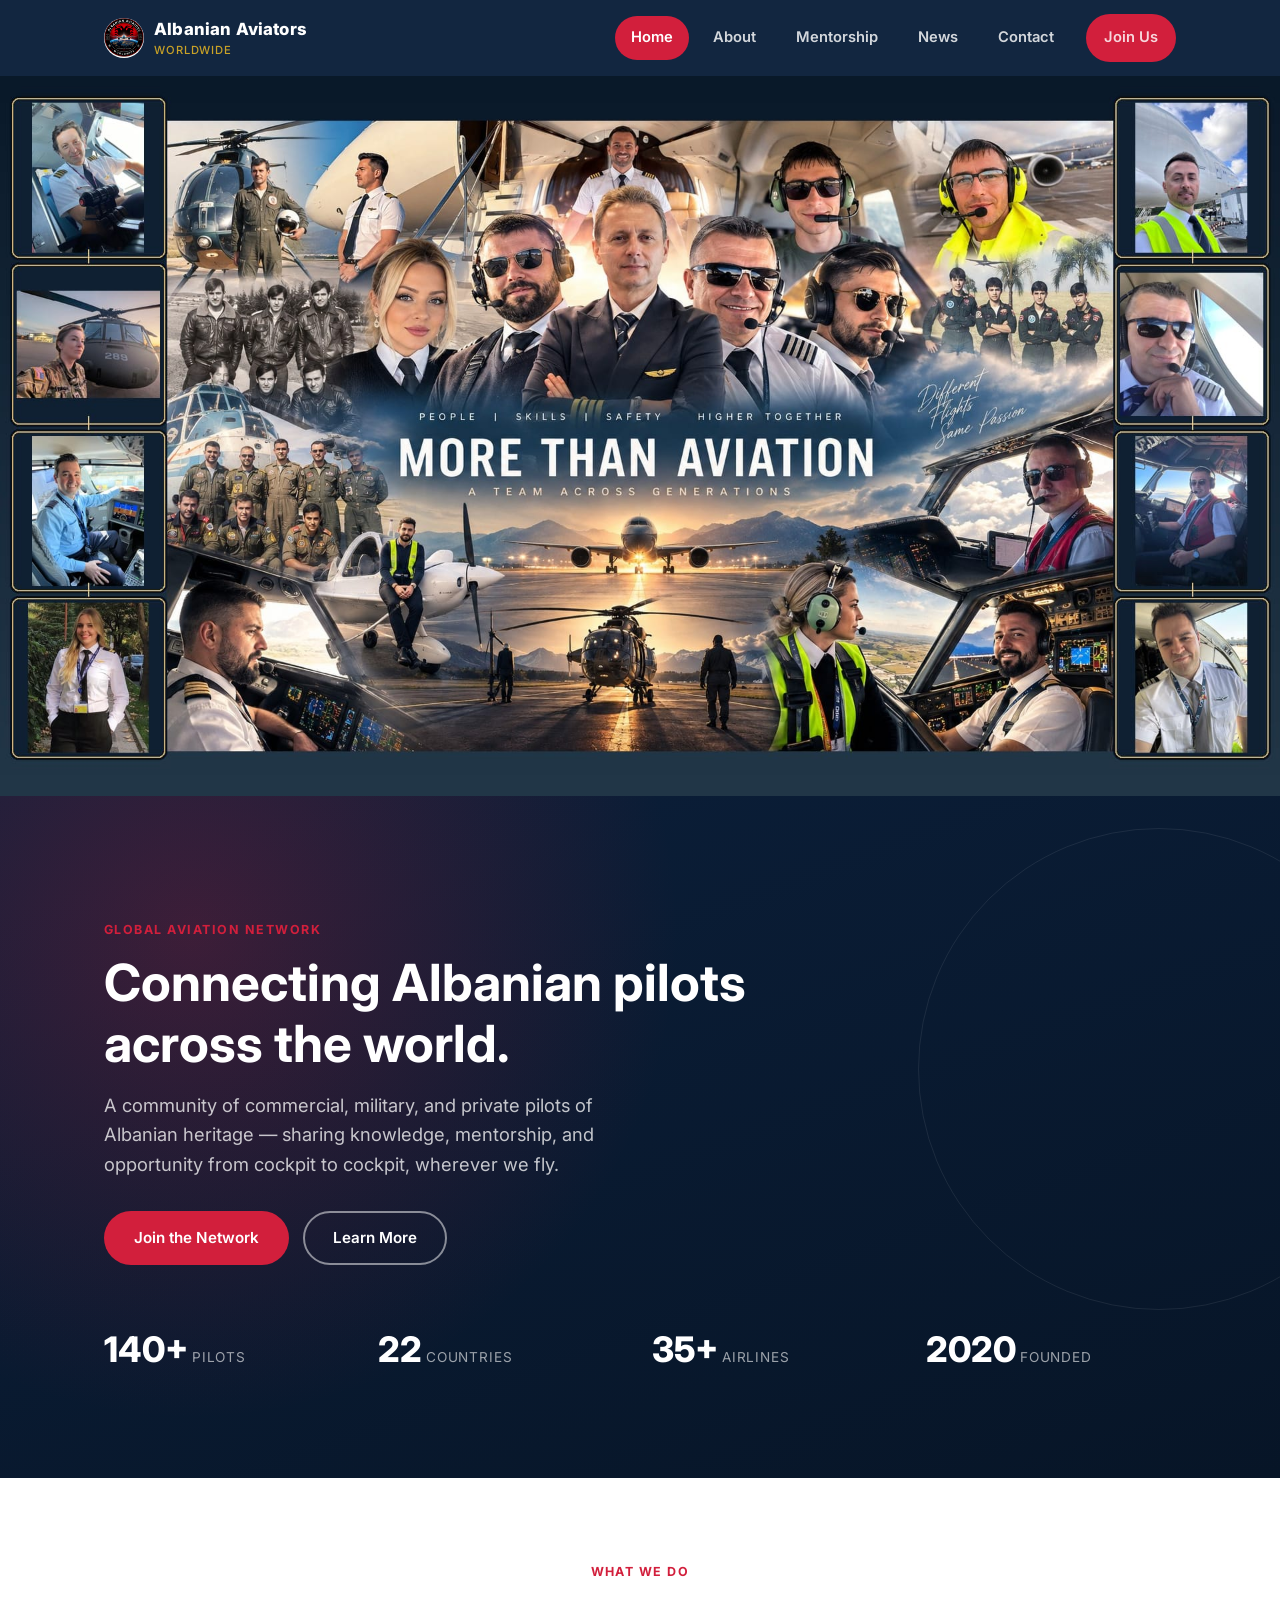
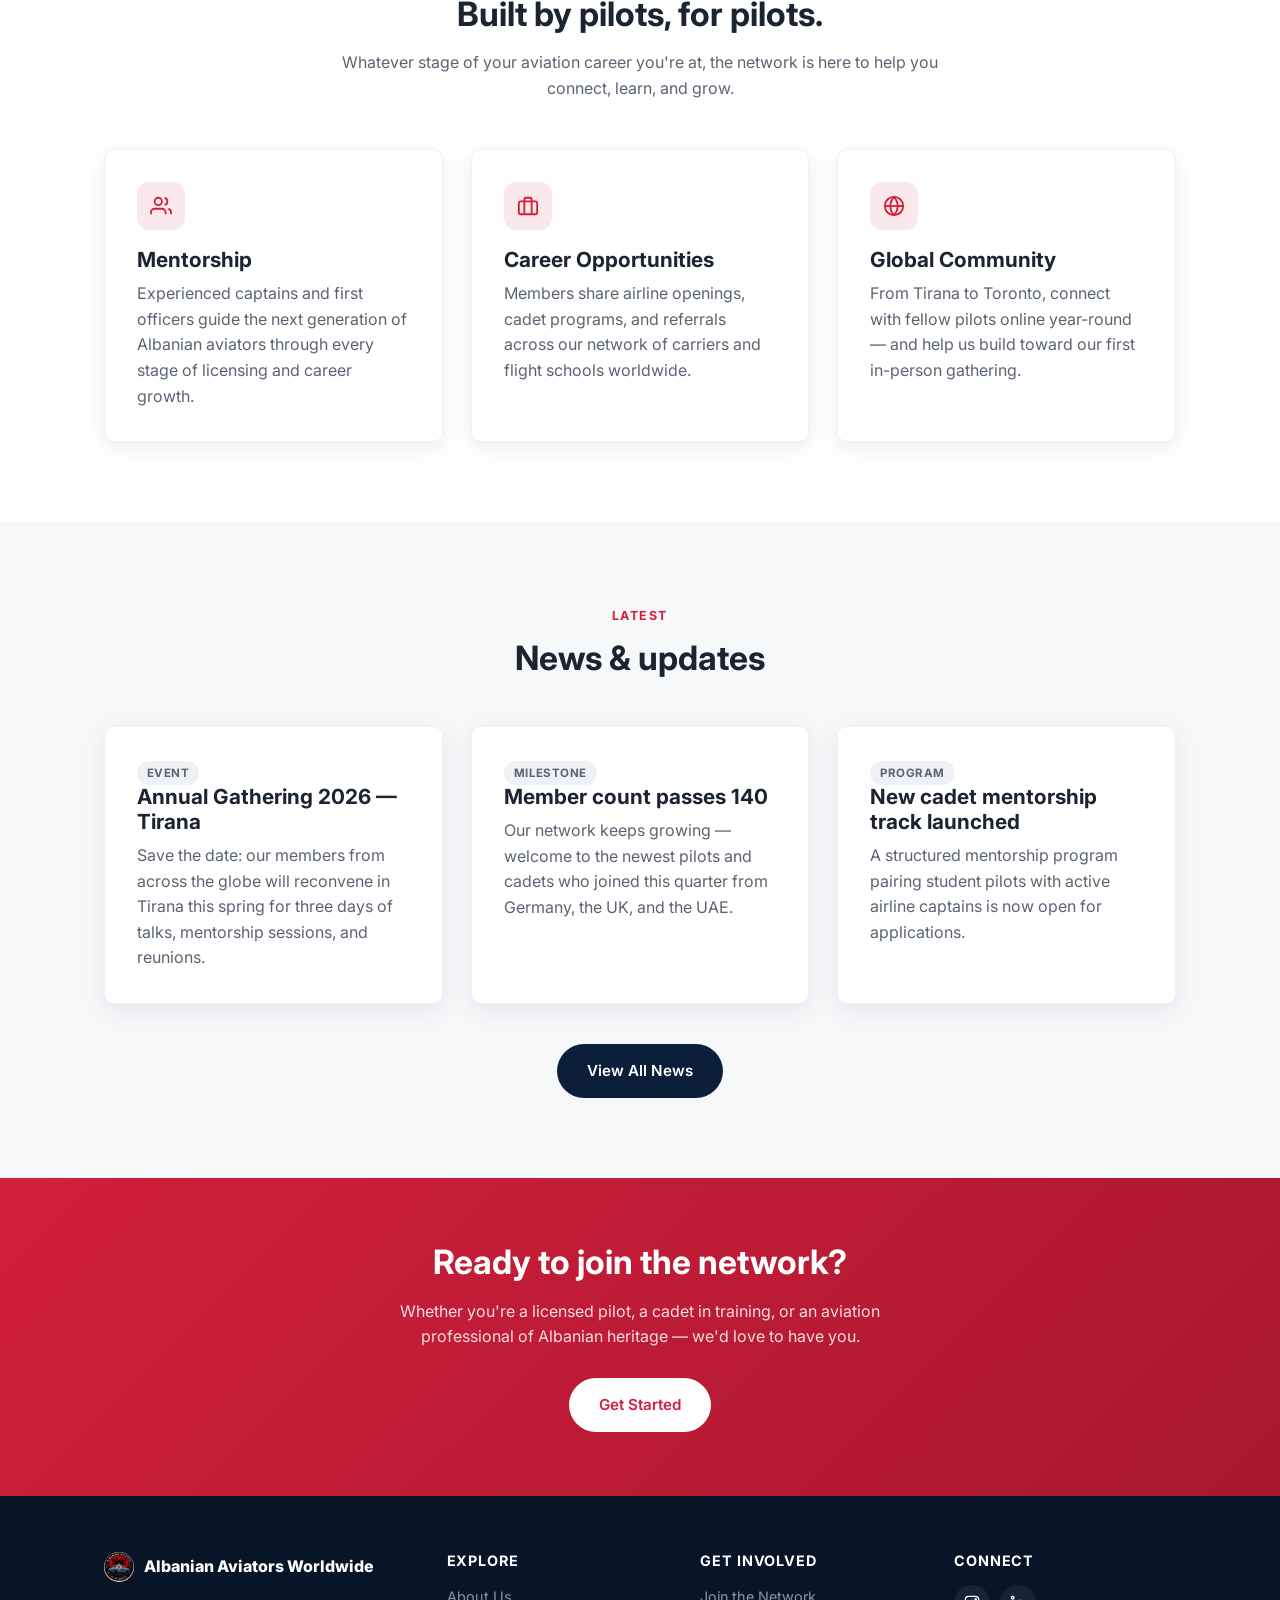
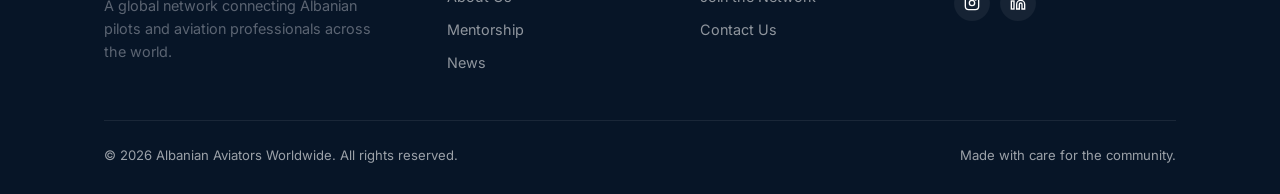
<file: index.html>
<!DOCTYPE html>
<html lang="en">
<head>
<meta charset="UTF-8">
<meta name="viewport" content="width=device-width, initial-scale=1.0">
<title>Albanian Aviators Worldwide</title>
<meta name="description" content="A global network connecting Albanian pilots, aviation professionals, and students across the world.">
<link rel="preconnect" href="https://fonts.googleapis.com">
<link href="https://fonts.googleapis.com/css2?family=Inter:wght@400;500;600;700;800&display=swap" rel="stylesheet">
<link rel="stylesheet" href="css/style.css">
<link rel="icon" type="image/png" href="images/logo.png">
</head>
<body>

<header class="site-header">
  <div class="container nav">
    <a href="index.html" class="brand">
      <img src="images/logo.png" alt="Albanian Aviators Worldwide logo" class="brand-logo">
      <span>Albanian Aviators<span class="brand-sub">Worldwide</span></span>
    </a>
    <nav class="nav-links">
      <a href="index.html" class="active">Home</a>
      <a href="about.html">About</a>
      <a href="mentorship.html">Mentorship</a>
      <a href="news.html">News</a>
      <a href="contact.html">Contact</a>
      <a href="contact.html" class="btn btn-primary nav-cta">Join Us</a>
    </nav>
    <button class="nav-toggle" aria-label="Toggle menu" aria-expanded="false">
      <span></span><span></span><span></span>
    </button>
  </div>
</header>

<section class="hero-banner">
  <img src="images/pilots-default.jpeg" alt="Albanian pilots and aviation professionals — commercial, military, and general aviation, across generations">
</section>

<section class="hero">
  <div class="container">
    <div class="hero-inner">
      <span class="eyebrow">Global Aviation Network</span>
      <h1>Connecting Albanian pilots across the world.</h1>
      <p class="lead">A community of commercial, military, and private pilots of Albanian heritage — sharing knowledge, mentorship, and opportunity from cockpit to cockpit, wherever we fly.</p>
      <div class="hero-actions">
        <a href="contact.html" class="btn btn-primary">Join the Network</a>
        <a href="about.html" class="btn btn-outline">Learn More</a>
      </div>
    </div>
    <div class="stats">
      <div class="stat-item">
        <span class="stat-num">140+</span>
        <span class="stat-label">Pilots</span>
      </div>
      <div class="stat-item">
        <span class="stat-num">22</span>
        <span class="stat-label">Countries</span>
      </div>
      <div class="stat-item">
        <span class="stat-num">35+</span>
        <span class="stat-label">Airlines</span>
      </div>
      <div class="stat-item">
        <span class="stat-num">2020</span>
        <span class="stat-label">Founded</span>
      </div>
    </div>
  </div>
</section>

<section>
  <div class="container">
    <div class="section-head">
      <span class="eyebrow">What we do</span>
      <h2>Built by pilots, for pilots.</h2>
      <p>Whatever stage of your aviation career you're at, the network is here to help you connect, learn, and grow.</p>
    </div>
    <div class="grid-3">
      <div class="card">
        <div class="icon">
          <svg width="22" height="22" viewBox="0 0 24 24" fill="none" stroke="currentColor" stroke-width="2"><path d="M17 21v-2a4 4 0 0 0-4-4H5a4 4 0 0 0-4 4v2"/><circle cx="9" cy="7" r="4"/><path d="M23 21v-2a4 4 0 0 0-3-3.87"/><path d="M16 3.13a4 4 0 0 1 0 7.75"/></svg>
        </div>
        <h3>Mentorship</h3>
        <p>Experienced captains and first officers guide the next generation of Albanian aviators through every stage of licensing and career growth.</p>
      </div>
      <div class="card">
        <div class="icon">
          <svg width="22" height="22" viewBox="0 0 24 24" fill="none" stroke="currentColor" stroke-width="2"><rect x="2" y="7" width="20" height="14" rx="2"/><path d="M16 21V5a2 2 0 0 0-2-2h-4a2 2 0 0 0-2 2v16"/></svg>
        </div>
        <h3>Career Opportunities</h3>
        <p>Members share airline openings, cadet programs, and referrals across our network of carriers and flight schools worldwide.</p>
      </div>
      <div class="card">
        <div class="icon">
          <svg width="22" height="22" viewBox="0 0 24 24" fill="none" stroke="currentColor" stroke-width="2"><circle cx="12" cy="12" r="10"/><line x1="2" y1="12" x2="22" y2="12"/><path d="M12 2a15.3 15.3 0 0 1 4 10 15.3 15.3 0 0 1-4 10 15.3 15.3 0 0 1-4-10 15.3 15.3 0 0 1 4-10z"/></svg>
        </div>
        <h3>Global Community</h3>
        <p>From Tirana to Toronto, connect with fellow pilots online year-round — and help us build toward our first in-person gathering.</p>
      </div>
    </div>
  </div>
</section>

<section class="section-alt">
  <div class="container">
    <div class="section-head">
      <span class="eyebrow">Latest</span>
      <h2>News & updates</h2>
    </div>
    <div class="grid-3">
      <div class="card">
        <span class="tag">Event</span>
        <h3>Annual Gathering 2026 — Tirana</h3>
        <p>Save the date: our members from across the globe will reconvene in Tirana this spring for three days of talks, mentorship sessions, and reunions.</p>
      </div>
      <div class="card">
        <span class="tag">Milestone</span>
        <h3>Member count passes 140</h3>
        <p>Our network keeps growing — welcome to the newest pilots and cadets who joined this quarter from Germany, the UK, and the UAE.</p>
      </div>
      <div class="card">
        <span class="tag">Program</span>
        <h3>New cadet mentorship track launched</h3>
        <p>A structured mentorship program pairing student pilots with active airline captains is now open for applications.</p>
      </div>
    </div>
    <div style="text-align:center; margin-top: 40px;">
      <a href="news.html" class="btn btn-dark">View All News</a>
    </div>
  </div>
</section>

<section class="cta-band">
  <div class="container">
    <h2>Ready to join the network?</h2>
    <p>Whether you're a licensed pilot, a cadet in training, or an aviation professional of Albanian heritage — we'd love to have you.</p>
    <a href="contact.html" class="btn" style="background: var(--white); color: var(--red);">Get Started</a>
  </div>
</section>

<footer class="site-footer">
  <div class="container">
    <div class="footer-top">
      <div>
        <div class="footer-brand">
          <img src="images/logo.png" alt="Albanian Aviators Worldwide logo" class="footer-logo">
          Albanian Aviators Worldwide
        </div>
        <p style="max-width: 280px; font-size: 0.9rem;">A global network connecting Albanian pilots and aviation professionals across the world.</p>
      </div>
      <div>
        <h4>Explore</h4>
        <a href="about.html">About Us</a>
        <a href="mentorship.html">Mentorship</a>
        <a href="news.html">News</a>
      </div>
      <div>
        <h4>Get Involved</h4>
        <a href="contact.html">Join the Network</a>
        <a href="contact.html">Contact Us</a>
      </div>
      <div>
        <h4>Connect</h4>
        <div class="social-links">
          <a href="#" aria-label="Instagram">
            <svg width="16" height="16" viewBox="0 0 24 24" fill="none" stroke="white" stroke-width="2"><rect x="2" y="2" width="20" height="20" rx="5"/><circle cx="12" cy="12" r="4"/><circle cx="17.5" cy="6.5" r="1"/></svg>
          </a>
          <a href="#" aria-label="LinkedIn">
            <svg width="16" height="16" viewBox="0 0 24 24" fill="none" stroke="white" stroke-width="2"><path d="M16 8a6 6 0 0 1 6 6v7h-4v-7a2 2 0 0 0-2-2 2 2 0 0 0-2 2v7h-4v-7a6 6 0 0 1 6-6z"/><rect x="2" y="9" width="4" height="12"/><circle cx="4" cy="4" r="2"/></svg>
          </a>
        </div>
      </div>
    </div>
    <div class="footer-bottom">
      <span>&copy; 2026 Albanian Aviators Worldwide. All rights reserved.</span>
      <span>Made with care for the community.</span>
    </div>
  </div>
</footer>

<script src="js/main.js"></script>
</body>
</html>
</file>
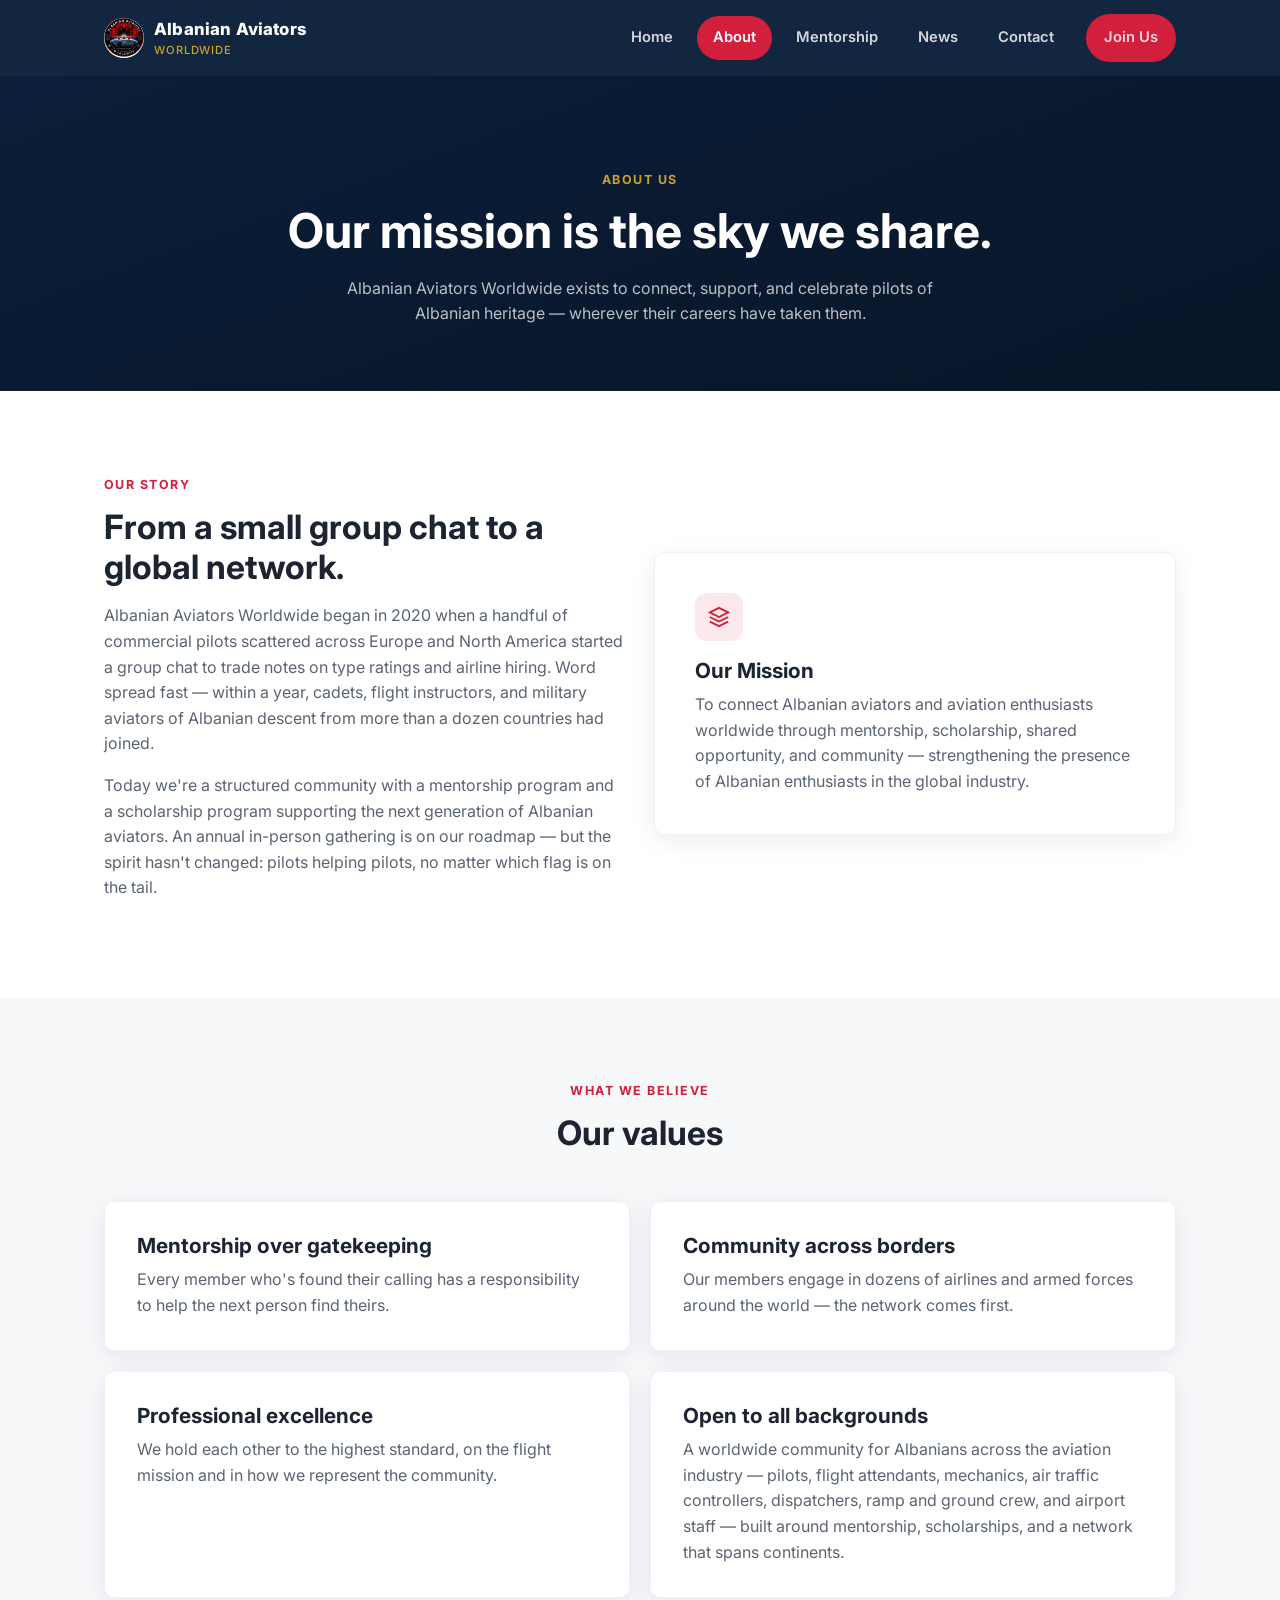
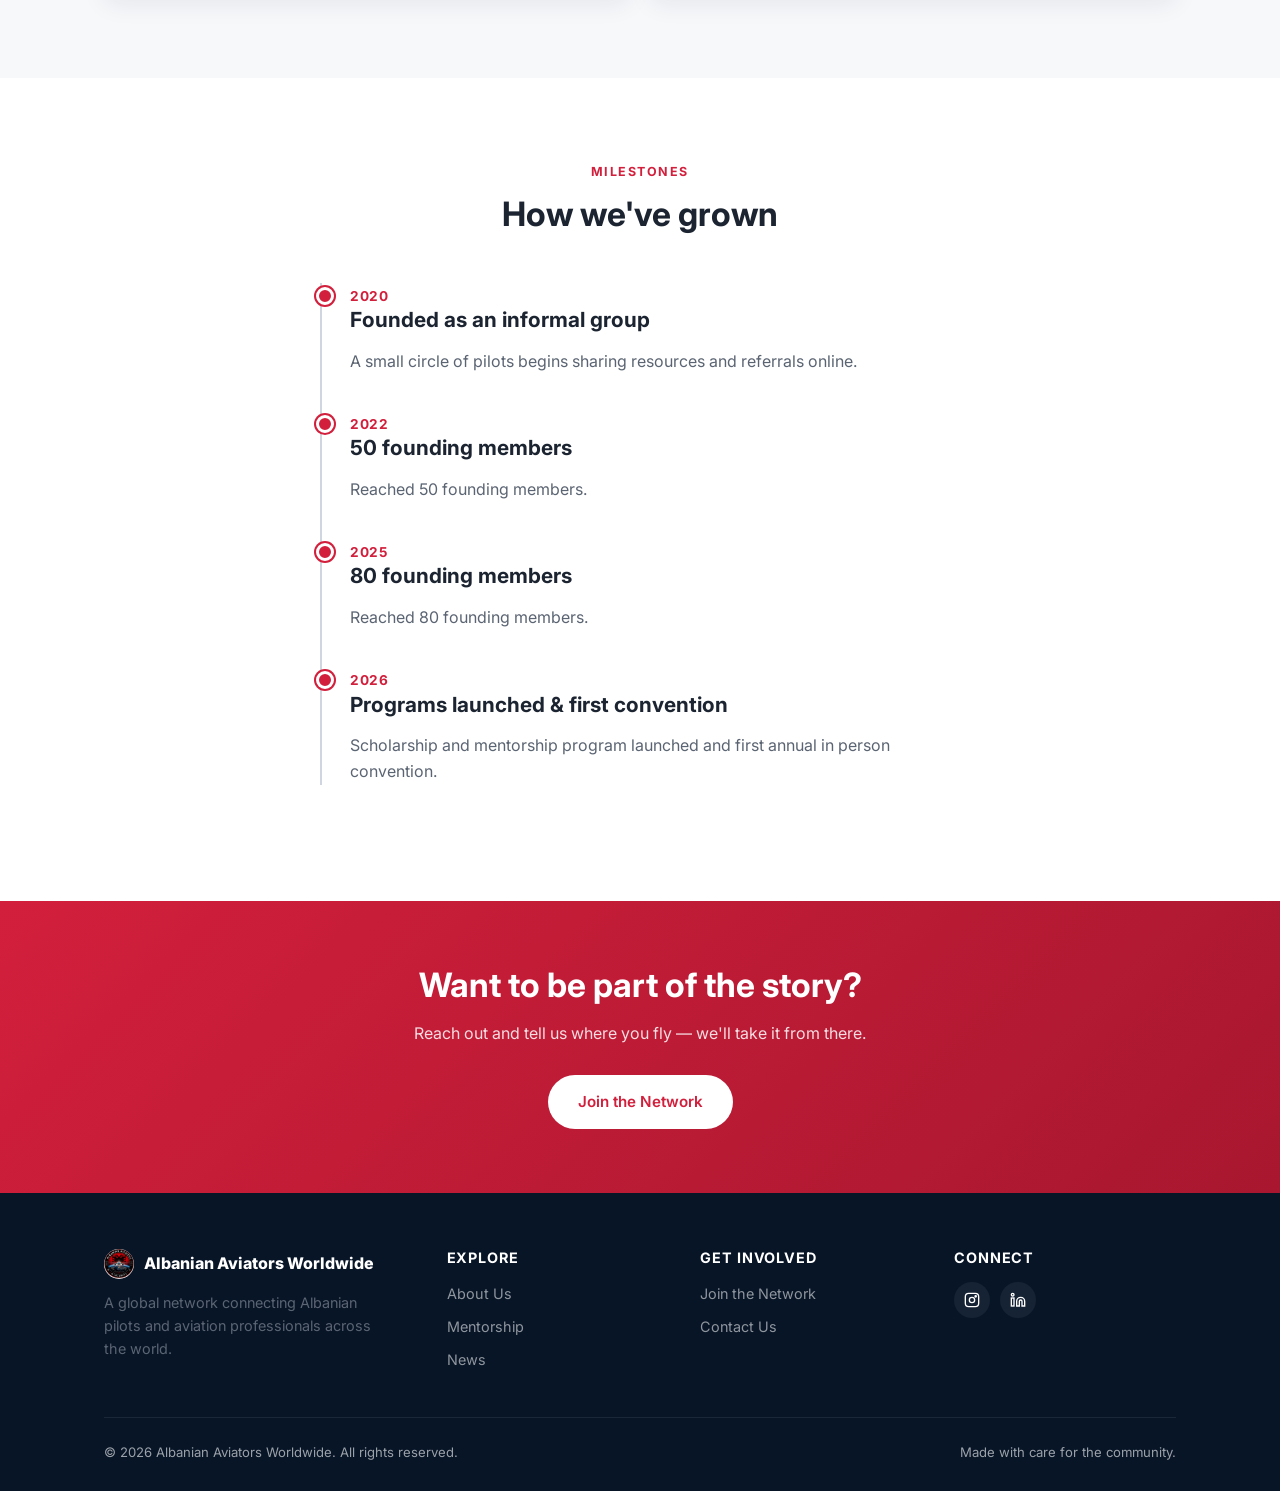
<file: about.html>
<!DOCTYPE html>
<html lang="en">
<head>
<meta charset="UTF-8">
<meta name="viewport" content="width=device-width, initial-scale=1.0">
<title>About — Albanian Aviators Worldwide</title>
<meta name="description" content="Learn about the mission, values, and history of Albanian Aviators Worldwide.">
<link rel="preconnect" href="https://fonts.googleapis.com">
<link href="https://fonts.googleapis.com/css2?family=Inter:wght@400;500;600;700;800&display=swap" rel="stylesheet">
<link rel="stylesheet" href="css/style.css">
<link rel="icon" type="image/png" href="images/logo.png">
</head>
<body>

<header class="site-header">
  <div class="container nav">
    <a href="index.html" class="brand">
      <img src="images/logo.png" alt="Albanian Aviators Worldwide logo" class="brand-logo">
      <span>Albanian Aviators<span class="brand-sub">Worldwide</span></span>
    </a>
    <nav class="nav-links">
      <a href="index.html">Home</a>
      <a href="about.html" class="active">About</a>
      <a href="mentorship.html">Mentorship</a>
      <a href="news.html">News</a>
      <a href="contact.html">Contact</a>
      <a href="contact.html" class="btn btn-primary nav-cta">Join Us</a>
    </nav>
    <button class="nav-toggle" aria-label="Toggle menu" aria-expanded="false">
      <span></span><span></span><span></span>
    </button>
  </div>
</header>

<section class="page-hero">
  <div class="container">
    <span class="eyebrow">About Us</span>
    <h1>Our mission is the sky we share.</h1>
    <p>Albanian Aviators Worldwide exists to connect, support, and celebrate pilots of Albanian heritage — wherever their careers have taken them.</p>
  </div>
</section>

<section>
  <div class="container">
    <div class="grid-2" style="align-items: center;">
      <div>
        <span class="eyebrow">Our Story</span>
        <h2>From a small group chat to a global network.</h2>
        <p>Albanian Aviators Worldwide began in 2020 when a handful of commercial pilots scattered across Europe and North America started a group chat to trade notes on type ratings and airline hiring. Word spread fast — within a year, cadets, flight instructors, and military aviators of Albanian descent from more than a dozen countries had joined.</p>
        <p>Today we're a structured community with a mentorship program and a scholarship program supporting the next generation of Albanian aviators. An annual in-person gathering is on our roadmap — but the spirit hasn't changed: pilots helping pilots, no matter which flag is on the tail.</p>
      </div>
      <div class="card" style="padding: 40px;">
        <div class="icon">
          <svg width="22" height="22" viewBox="0 0 24 24" fill="none" stroke="currentColor" stroke-width="2"><path d="M12 2L2 7l10 5 10-5-10-5z"/><path d="M2 17l10 5 10-5"/><path d="M2 12l10 5 10-5"/></svg>
        </div>
        <h3>Our Mission</h3>
        <p>To connect Albanian aviators and aviation enthusiasts worldwide through mentorship, scholarship, shared opportunity, and community — strengthening the presence of Albanian enthusiasts in the global industry.</p>
      </div>
    </div>
  </div>
</section>

<section class="section-alt">
  <div class="container">
    <div class="section-head">
      <span class="eyebrow">What We Believe</span>
      <h2>Our values</h2>
    </div>
    <div class="values-grid">
      <div class="card">
        <h3>Mentorship over gatekeeping</h3>
        <p>Every member who's found their calling has a responsibility to help the next person find theirs.</p>
      </div>
      <div class="card">
        <h3>Community across borders</h3>
        <p>Our members engage in dozens of airlines and armed forces around the world — the network comes first.</p>
      </div>
      <div class="card">
        <h3>Professional excellence</h3>
        <p>We hold each other to the highest standard, on the flight mission and in how we represent the community.</p>
      </div>
      <div class="card">
        <h3>Open to all backgrounds</h3>
        <p>A worldwide community for Albanians across the aviation industry — pilots, flight attendants, mechanics, air traffic controllers, dispatchers, ramp and ground crew, and airport staff — built around mentorship, scholarships, and a network that spans continents.</p>
      </div>
    </div>
  </div>
</section>

<section>
  <div class="container">
    <div class="section-head">
      <span class="eyebrow">Milestones</span>
      <h2>How we've grown</h2>
    </div>
    <div class="timeline" style="max-width: 640px; margin: 0 auto;">
      <div class="timeline-item">
        <span class="year">2020</span>
        <h3>Founded as an informal group</h3>
        <p>A small circle of pilots begins sharing resources and referrals online.</p>
      </div>
      <div class="timeline-item">
        <span class="year">2022</span>
        <h3>50 founding members</h3>
        <p>Reached 50 founding members.</p>
      </div>
      <div class="timeline-item">
        <span class="year">2025</span>
        <h3>80 founding members</h3>
        <p>Reached 80 founding members.</p>
      </div>
      <div class="timeline-item">
        <span class="year">2026</span>
        <h3>Programs launched & first convention</h3>
        <p>Scholarship and mentorship program launched and first annual in person convention.</p>
      </div>
    </div>
  </div>
</section>

<section class="cta-band">
  <div class="container">
    <h2>Want to be part of the story?</h2>
    <p>Reach out and tell us where you fly — we'll take it from there.</p>
    <a href="contact.html" class="btn" style="background: var(--white); color: var(--red);">Join the Network</a>
  </div>
</section>

<footer class="site-footer">
  <div class="container">
    <div class="footer-top">
      <div>
        <div class="footer-brand">
          <img src="images/logo.png" alt="Albanian Aviators Worldwide logo" class="footer-logo">
          Albanian Aviators Worldwide
        </div>
        <p style="max-width: 280px; font-size: 0.9rem;">A global network connecting Albanian pilots and aviation professionals across the world.</p>
      </div>
      <div>
        <h4>Explore</h4>
        <a href="about.html">About Us</a>
        <a href="mentorship.html">Mentorship</a>
        <a href="news.html">News</a>
      </div>
      <div>
        <h4>Get Involved</h4>
        <a href="contact.html">Join the Network</a>
        <a href="contact.html">Contact Us</a>
      </div>
      <div>
        <h4>Connect</h4>
        <div class="social-links">
          <a href="#" aria-label="Instagram">
            <svg width="16" height="16" viewBox="0 0 24 24" fill="none" stroke="white" stroke-width="2"><rect x="2" y="2" width="20" height="20" rx="5"/><circle cx="12" cy="12" r="4"/><circle cx="17.5" cy="6.5" r="1"/></svg>
          </a>
          <a href="#" aria-label="LinkedIn">
            <svg width="16" height="16" viewBox="0 0 24 24" fill="none" stroke="white" stroke-width="2"><path d="M16 8a6 6 0 0 1 6 6v7h-4v-7a2 2 0 0 0-2-2 2 2 0 0 0-2 2v7h-4v-7a6 6 0 0 1 6-6z"/><rect x="2" y="9" width="4" height="12"/><circle cx="4" cy="4" r="2"/></svg>
          </a>
        </div>
      </div>
    </div>
    <div class="footer-bottom">
      <span>&copy; 2026 Albanian Aviators Worldwide. All rights reserved.</span>
      <span>Made with care for the community.</span>
    </div>
  </div>
</footer>

<script src="js/main.js"></script>
</body>
</html>
</file>
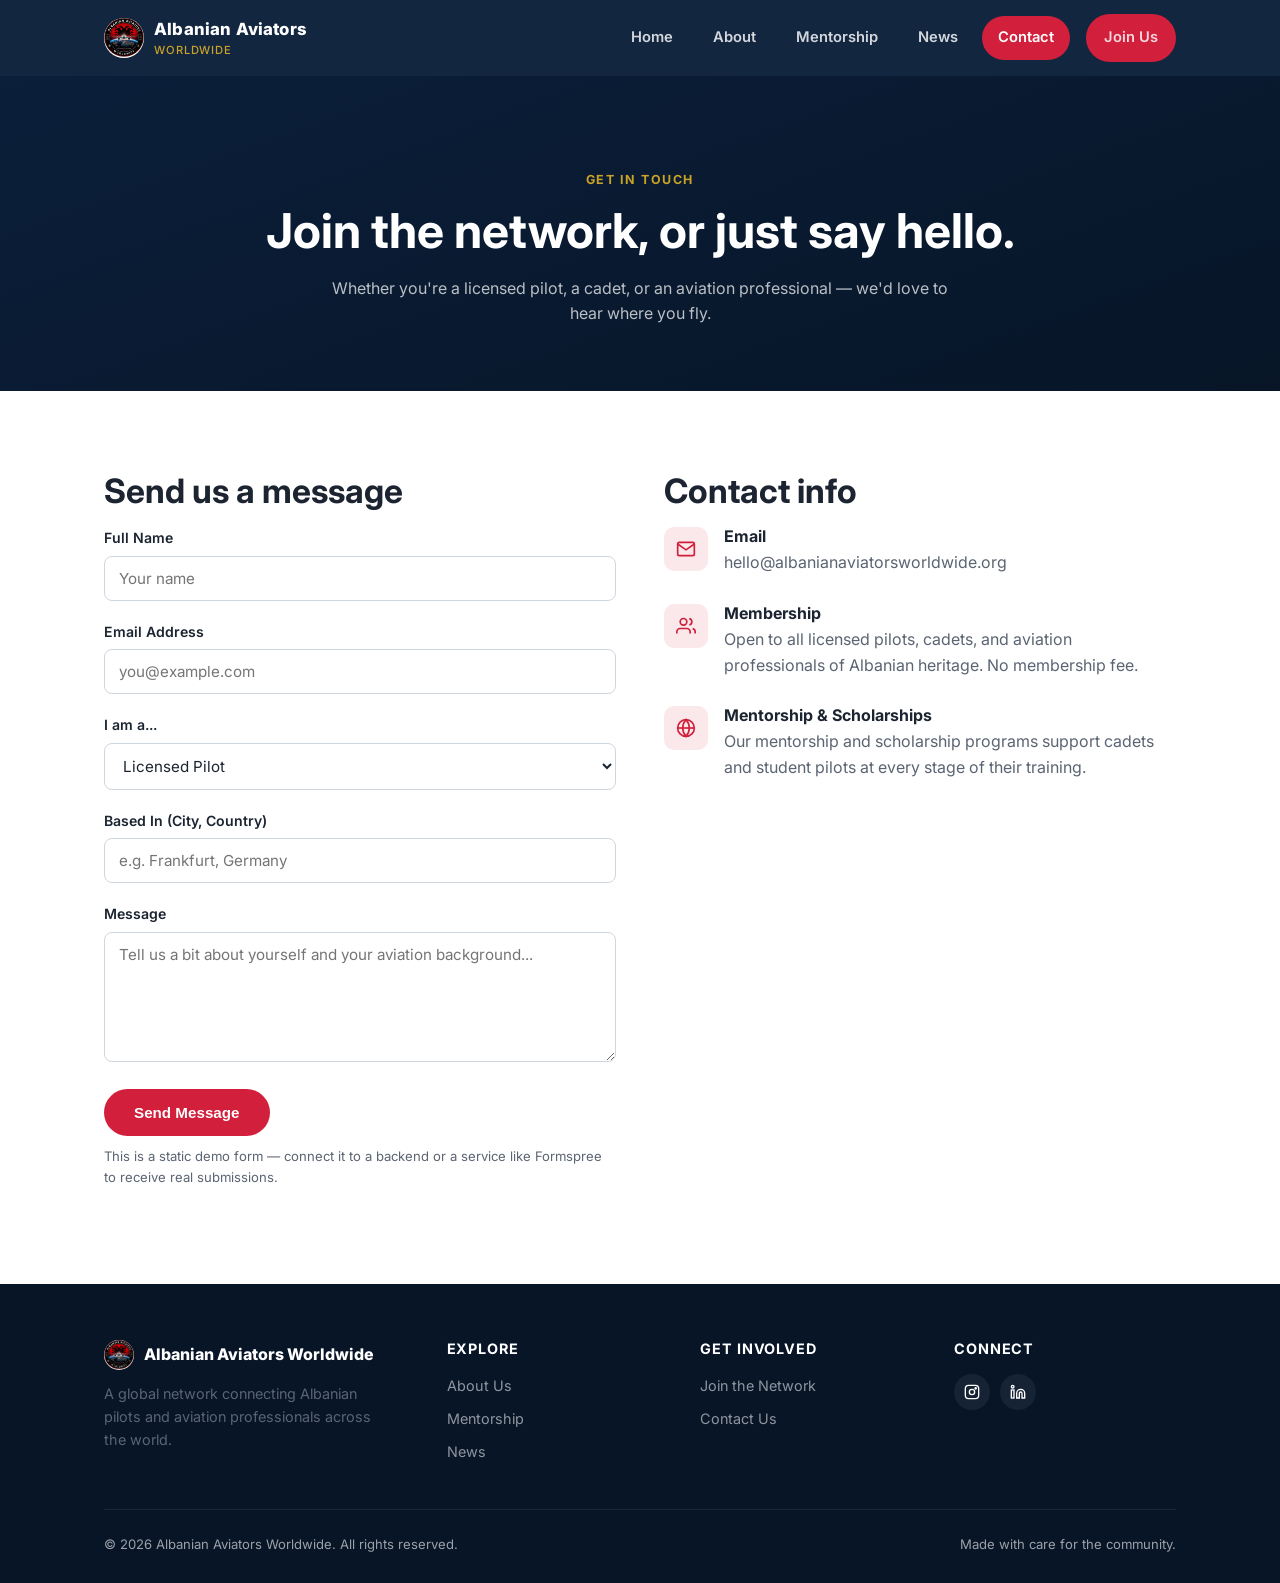
<file: contact.html>
<!DOCTYPE html>
<html lang="en">
<head>
<meta charset="UTF-8">
<meta name="viewport" content="width=device-width, initial-scale=1.0">
<title>Contact — Albanian Aviators Worldwide</title>
<meta name="description" content="Get in touch with Albanian Aviators Worldwide or join the network.">
<link rel="preconnect" href="https://fonts.googleapis.com">
<link href="https://fonts.googleapis.com/css2?family=Inter:wght@400;500;600;700;800&display=swap" rel="stylesheet">
<link rel="stylesheet" href="css/style.css">
<link rel="icon" type="image/png" href="images/logo.png">
</head>
<body>

<header class="site-header">
  <div class="container nav">
    <a href="index.html" class="brand">
      <img src="images/logo.png" alt="Albanian Aviators Worldwide logo" class="brand-logo">
      <span>Albanian Aviators<span class="brand-sub">Worldwide</span></span>
    </a>
    <nav class="nav-links">
      <a href="index.html">Home</a>
      <a href="about.html">About</a>
      <a href="mentorship.html">Mentorship</a>
      <a href="news.html">News</a>
      <a href="contact.html" class="active">Contact</a>
      <a href="contact.html" class="btn btn-primary nav-cta">Join Us</a>
    </nav>
    <button class="nav-toggle" aria-label="Toggle menu" aria-expanded="false">
      <span></span><span></span><span></span>
    </button>
  </div>
</header>

<section class="page-hero">
  <div class="container">
    <span class="eyebrow">Get In Touch</span>
    <h1>Join the network, or just say hello.</h1>
    <p>Whether you're a licensed pilot, a cadet, or an aviation professional — we'd love to hear where you fly.</p>
  </div>
</section>

<section>
  <div class="container">
    <div class="contact-wrap">
      <div>
        <h2>Send us a message</h2>
        <form id="contact-form">
          <div class="form-group">
            <label for="name">Full Name</label>
            <input type="text" id="name" name="name" required placeholder="Your name">
          </div>
          <div class="form-group">
            <label for="email">Email Address</label>
            <input type="email" id="email" name="email" required placeholder="you@example.com">
          </div>
          <div class="form-group">
            <label for="role">I am a...</label>
            <select id="role" name="role">
              <option value="licensed-pilot">Licensed Pilot</option>
              <option value="cadet">Cadet / Student Pilot</option>
              <option value="military">Military Aviator</option>
              <option value="professional">Aviation Professional</option>
              <option value="other">Other</option>
            </select>
          </div>
          <div class="form-group">
            <label for="location">Based In (City, Country)</label>
            <input type="text" id="location" name="location" placeholder="e.g. Frankfurt, Germany">
          </div>
          <div class="form-group">
            <label for="message">Message</label>
            <textarea id="message" name="message" placeholder="Tell us a bit about yourself and your aviation background..."></textarea>
          </div>
          <button type="submit" class="btn btn-primary">Send Message</button>
          <p class="form-note" id="form-status">This is a static demo form — connect it to a backend or a service like Formspree to receive real submissions.</p>
        </form>
      </div>

      <div>
        <h2>Contact info</h2>
        <div class="contact-info-item">
          <div class="icon">
            <svg width="20" height="20" viewBox="0 0 24 24" fill="none" stroke="currentColor" stroke-width="2"><path d="M4 4h16v16H4z" opacity="0"/><path d="M22 6l-10 7L2 6"/><rect x="2" y="4" width="20" height="16" rx="2"/></svg>
          </div>
          <div>
            <h3>Email</h3>
            <p>hello@albanianaviatorsworldwide.org</p>
          </div>
        </div>
        <div class="contact-info-item">
          <div class="icon">
            <svg width="20" height="20" viewBox="0 0 24 24" fill="none" stroke="currentColor" stroke-width="2"><path d="M17 21v-2a4 4 0 0 0-4-4H5a4 4 0 0 0-4 4v2"/><circle cx="9" cy="7" r="4"/><path d="M23 21v-2a4 4 0 0 0-3-3.87"/><path d="M16 3.13a4 4 0 0 1 0 7.75"/></svg>
          </div>
          <div>
            <h3>Membership</h3>
            <p>Open to all licensed pilots, cadets, and aviation professionals of Albanian heritage. No membership fee.</p>
          </div>
        </div>
        <div class="contact-info-item">
          <div class="icon">
            <svg width="20" height="20" viewBox="0 0 24 24" fill="none" stroke="currentColor" stroke-width="2"><circle cx="12" cy="12" r="10"/><line x1="2" y1="12" x2="22" y2="12"/><path d="M12 2a15.3 15.3 0 0 1 4 10 15.3 15.3 0 0 1-4 10 15.3 15.3 0 0 1-4-10 15.3 15.3 0 0 1 4-10z"/></svg>
          </div>
          <div>
            <h3>Mentorship & Scholarships</h3>
            <p>Our mentorship and scholarship programs support cadets and student pilots at every stage of their training.</p>
          </div>
        </div>
      </div>
    </div>
  </div>
</section>

<footer class="site-footer">
  <div class="container">
    <div class="footer-top">
      <div>
        <div class="footer-brand">
          <img src="images/logo.png" alt="Albanian Aviators Worldwide logo" class="footer-logo">
          Albanian Aviators Worldwide
        </div>
        <p style="max-width: 280px; font-size: 0.9rem;">A global network connecting Albanian pilots and aviation professionals across the world.</p>
      </div>
      <div>
        <h4>Explore</h4>
        <a href="about.html">About Us</a>
        <a href="mentorship.html">Mentorship</a>
        <a href="news.html">News</a>
      </div>
      <div>
        <h4>Get Involved</h4>
        <a href="contact.html">Join the Network</a>
        <a href="contact.html">Contact Us</a>
      </div>
      <div>
        <h4>Connect</h4>
        <div class="social-links">
          <a href="#" aria-label="Instagram">
            <svg width="16" height="16" viewBox="0 0 24 24" fill="none" stroke="white" stroke-width="2"><rect x="2" y="2" width="20" height="20" rx="5"/><circle cx="12" cy="12" r="4"/><circle cx="17.5" cy="6.5" r="1"/></svg>
          </a>
          <a href="#" aria-label="LinkedIn">
            <svg width="16" height="16" viewBox="0 0 24 24" fill="none" stroke="white" stroke-width="2"><path d="M16 8a6 6 0 0 1 6 6v7h-4v-7a2 2 0 0 0-2-2 2 2 0 0 0-2 2v7h-4v-7a6 6 0 0 1 6-6z"/><rect x="2" y="9" width="4" height="12"/><circle cx="4" cy="4" r="2"/></svg>
          </a>
        </div>
      </div>
    </div>
    <div class="footer-bottom">
      <span>&copy; 2026 Albanian Aviators Worldwide. All rights reserved.</span>
      <span>Made with care for the community.</span>
    </div>
  </div>
</footer>

<script src="js/main.js"></script>
</body>
</html>
</file>
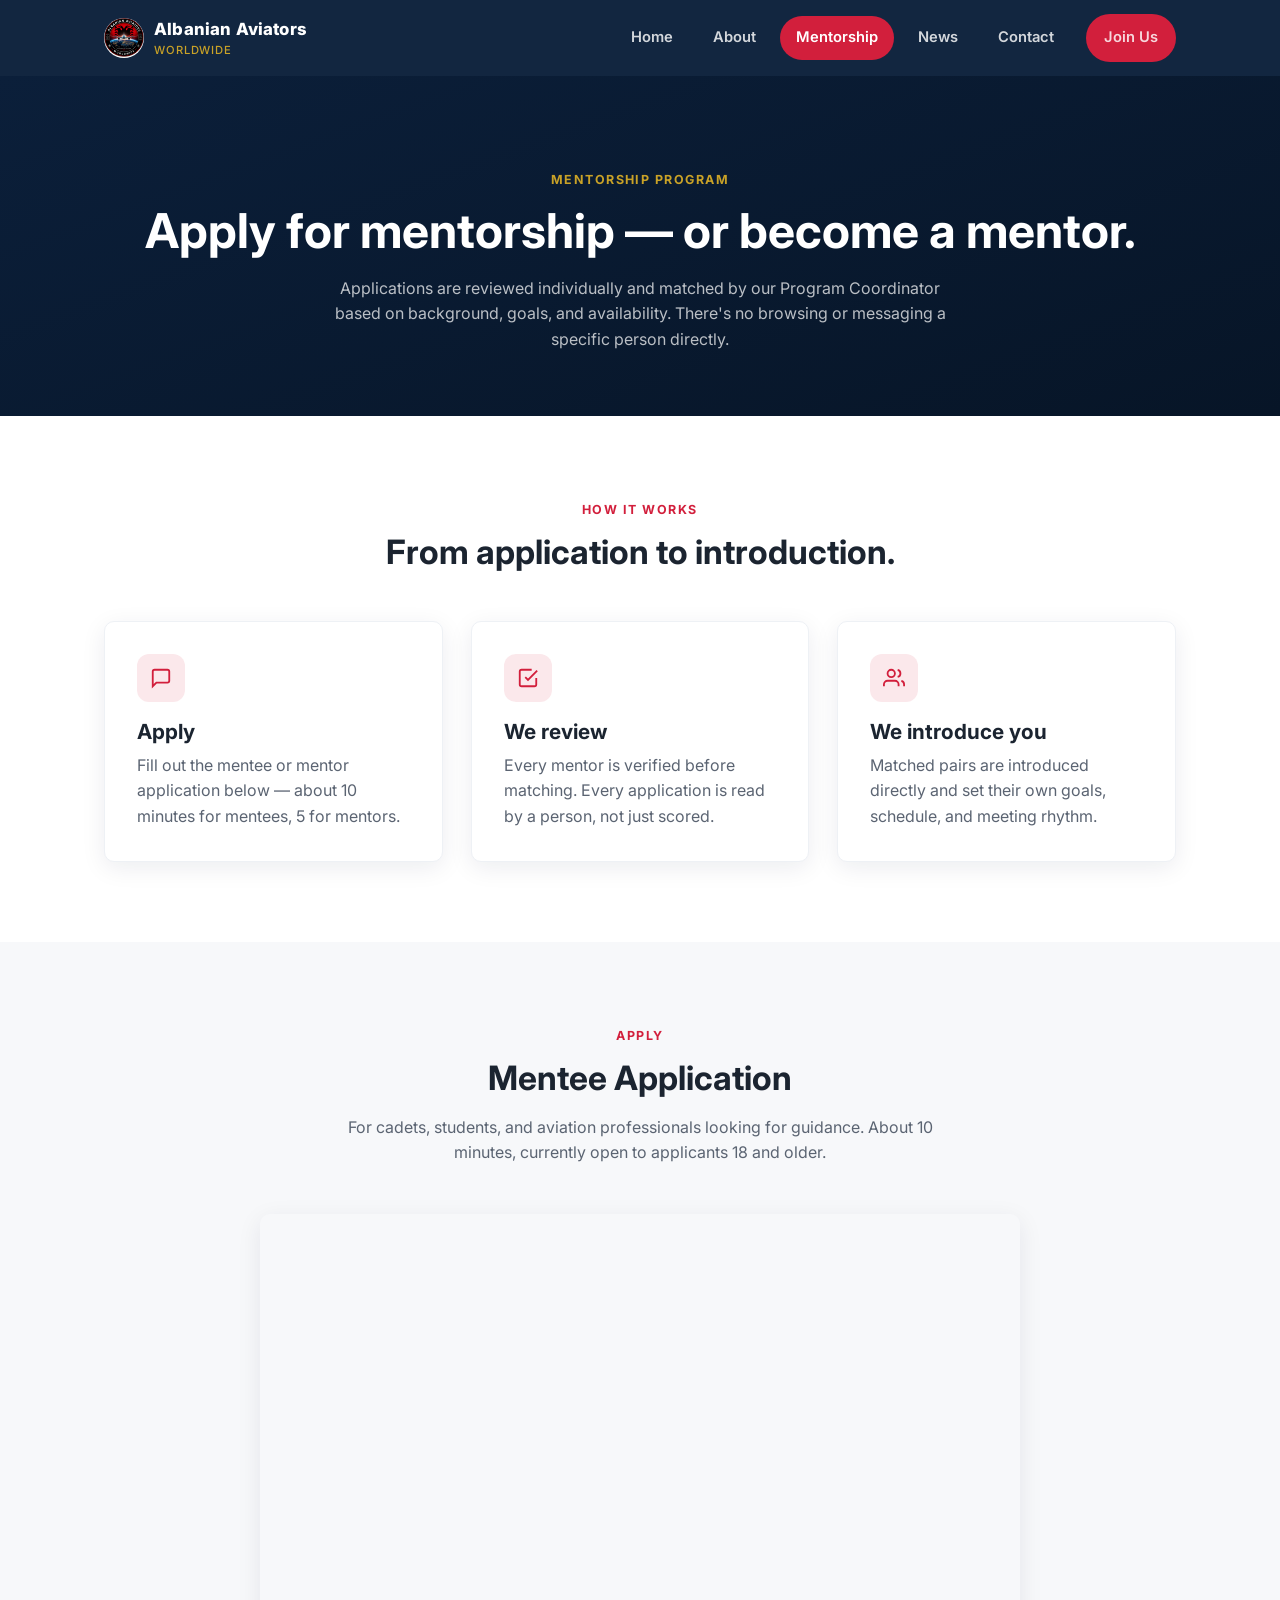
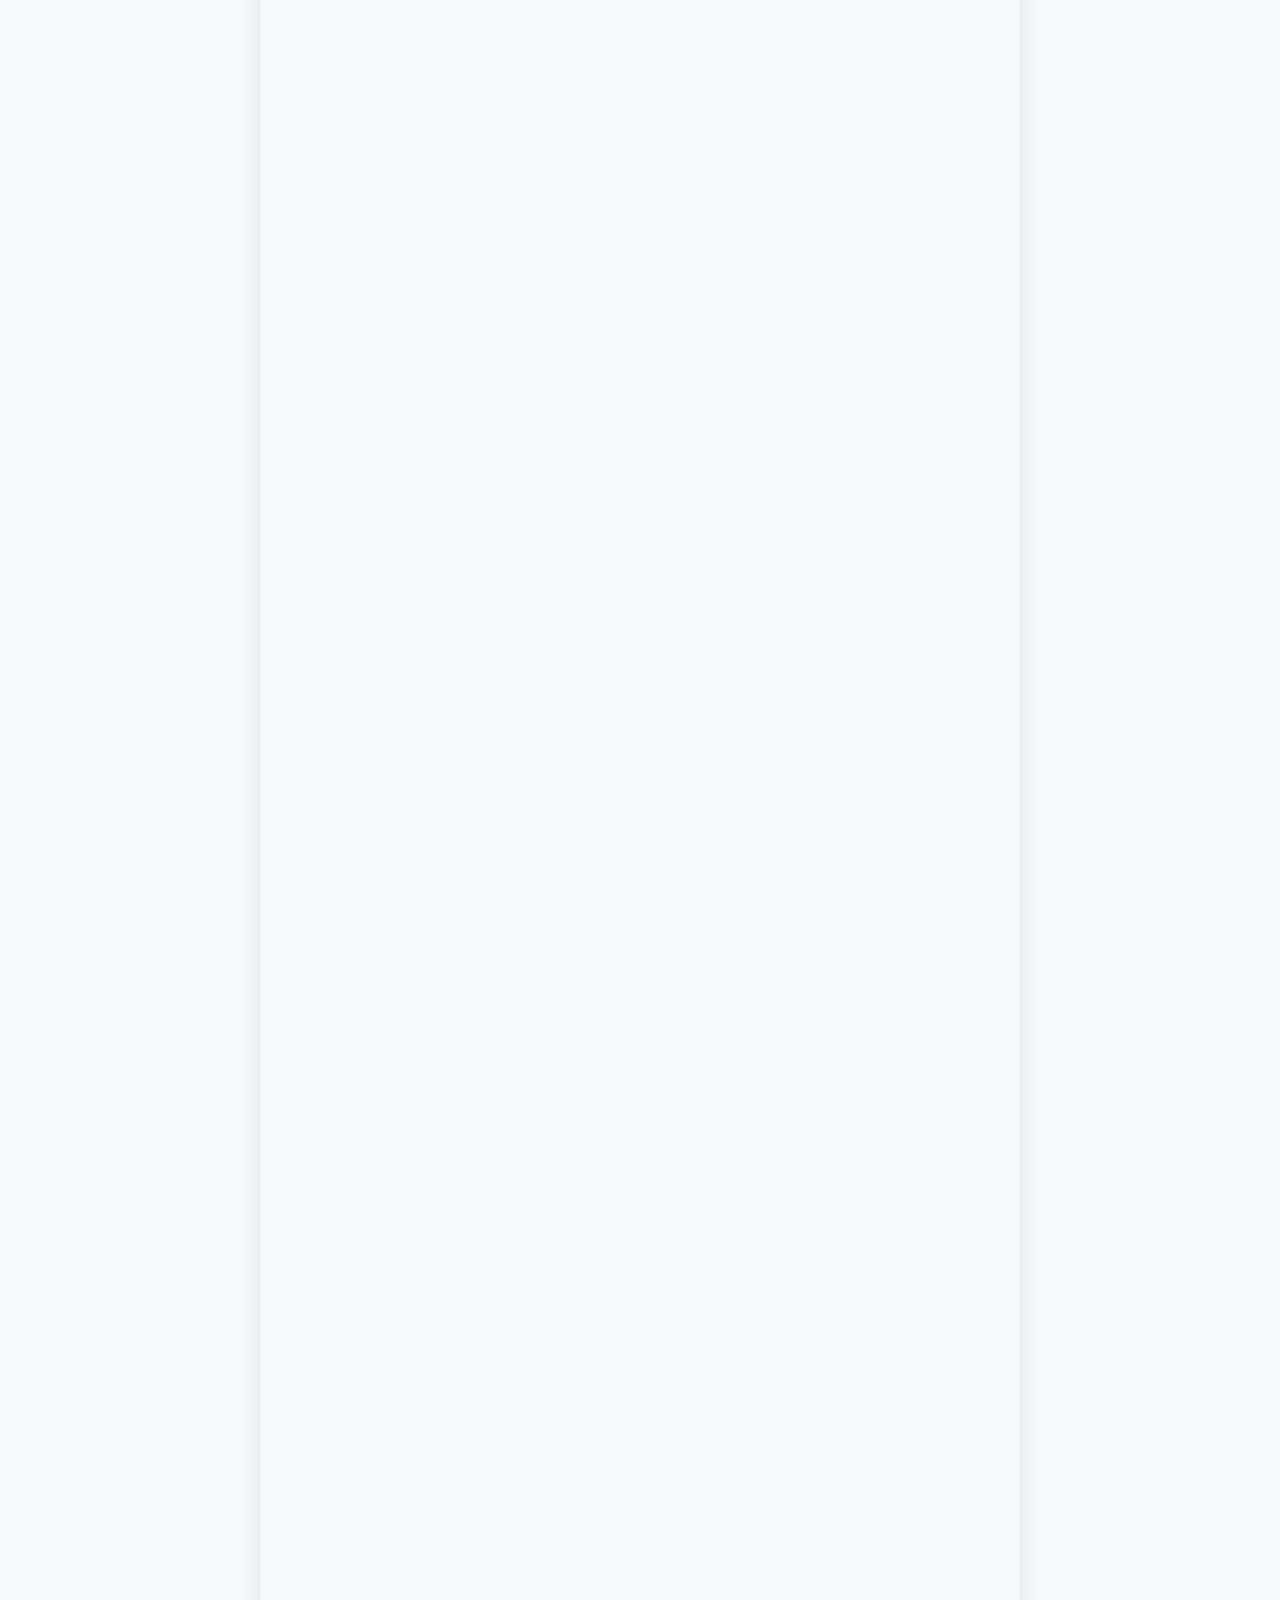
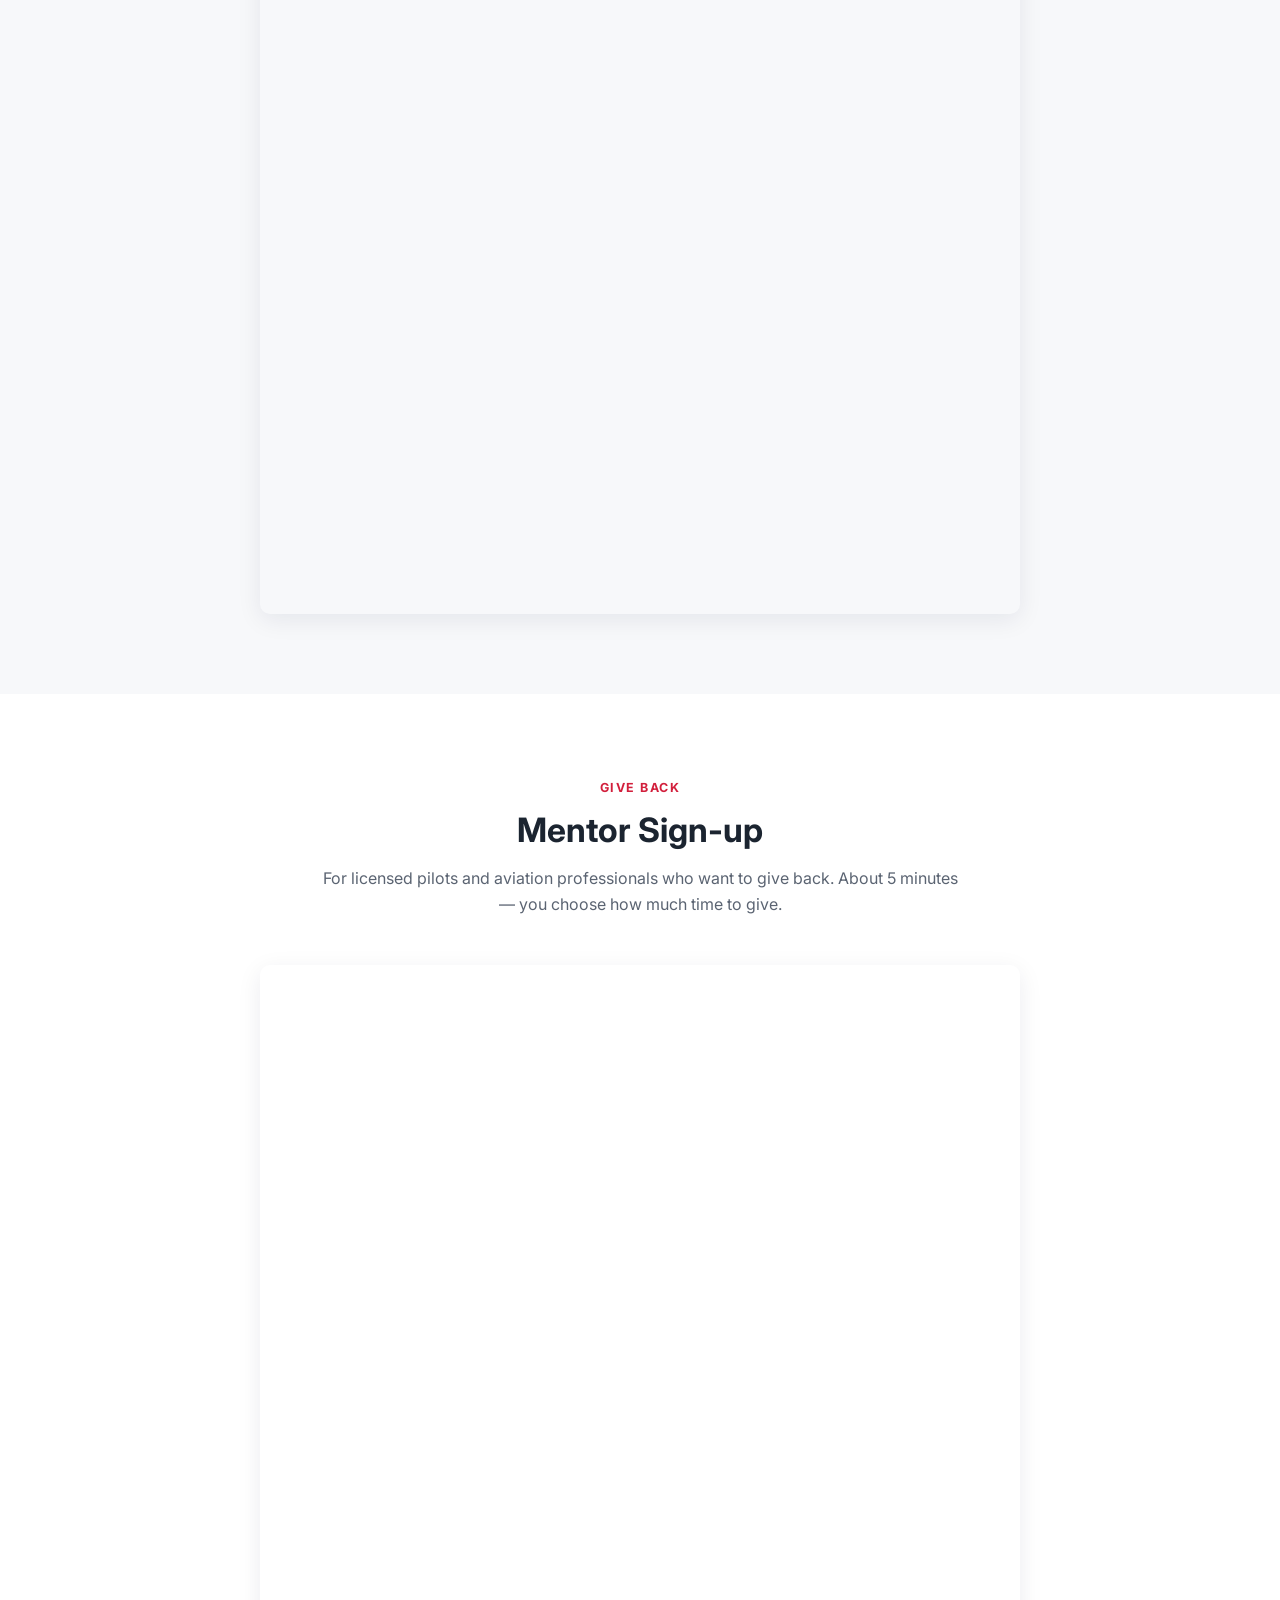
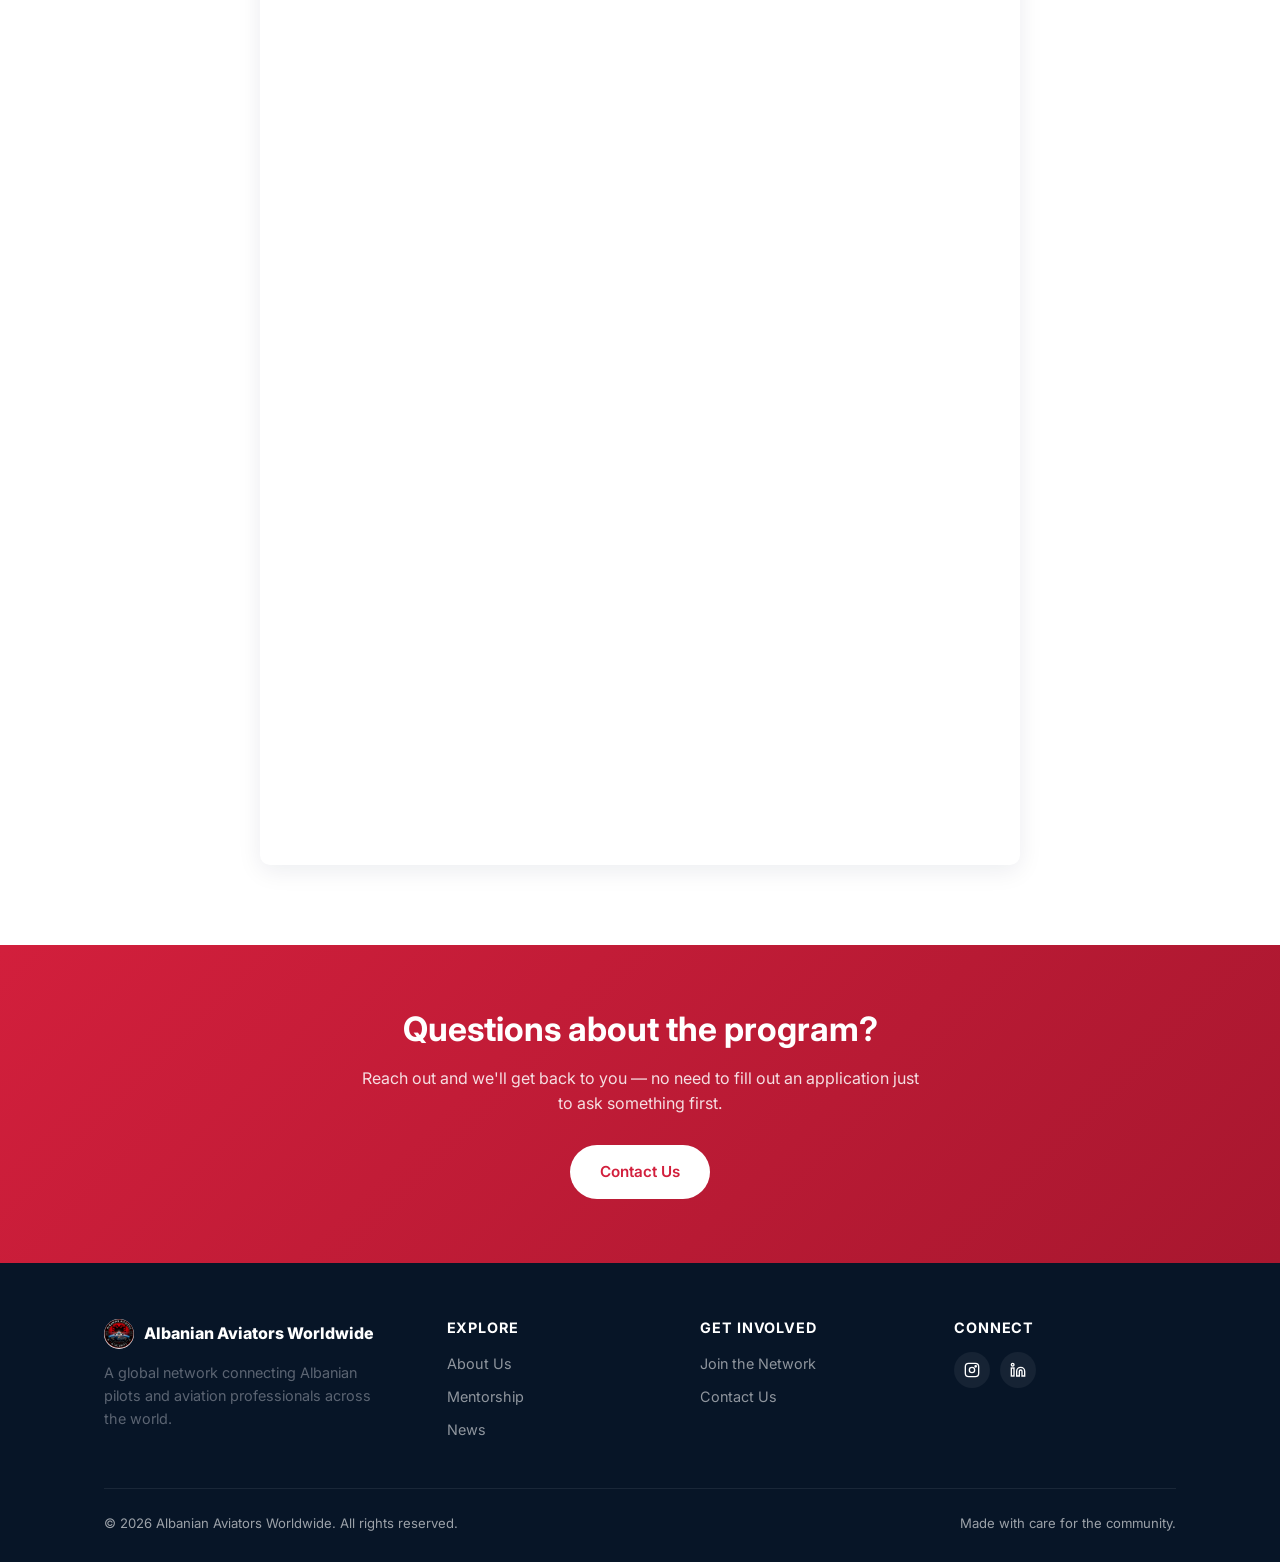
<file: mentorship.html>
<!DOCTYPE html>
<html lang="en">
<head>
<meta charset="UTF-8">
<meta name="viewport" content="width=device-width, initial-scale=1.0">
<title>Mentorship — Albanian Aviators Worldwide</title>
<meta name="description" content="Apply for the Albanian Aviators Worldwide Mentorship Program as a mentee or a mentor.">
<link rel="preconnect" href="https://fonts.googleapis.com">
<link href="https://fonts.googleapis.com/css2?family=Inter:wght@400;500;600;700;800&display=swap" rel="stylesheet">
<link rel="stylesheet" href="css/style.css">
<link rel="icon" type="image/png" href="images/logo.png">
</head>
<body>

<header class="site-header">
  <div class="container nav">
    <a href="index.html" class="brand">
      <img src="images/logo.png" alt="Albanian Aviators Worldwide logo" class="brand-logo">
      <span>Albanian Aviators<span class="brand-sub">Worldwide</span></span>
    </a>
    <nav class="nav-links">
      <a href="index.html">Home</a>
      <a href="about.html">About</a>
      <a href="mentorship.html" class="active">Mentorship</a>
      <a href="news.html">News</a>
      <a href="contact.html">Contact</a>
      <a href="contact.html" class="btn btn-primary nav-cta">Join Us</a>
    </nav>
    <button class="nav-toggle" aria-label="Toggle menu" aria-expanded="false">
      <span></span><span></span><span></span>
    </button>
  </div>
</header>

<section class="page-hero">
  <div class="container">
    <span class="eyebrow">Mentorship Program</span>
    <h1>Apply for mentorship — or become a mentor.</h1>
    <p>Applications are reviewed individually and matched by our Program Coordinator based on background, goals, and availability. There's no browsing or messaging a specific person directly.</p>
  </div>
</section>

<section>
  <div class="container">
    <div class="section-head">
      <span class="eyebrow">How it works</span>
      <h2>From application to introduction.</h2>
    </div>
    <div class="grid-3">
      <div class="card">
        <div class="icon">
          <svg width="22" height="22" viewBox="0 0 24 24" fill="none" stroke="currentColor" stroke-width="2"><path d="M21 15a2 2 0 0 1-2 2H7l-4 4V5a2 2 0 0 1 2-2h14a2 2 0 0 1 2 2z"/></svg>
        </div>
        <h3>Apply</h3>
        <p>Fill out the mentee or mentor application below — about 10 minutes for mentees, 5 for mentors.</p>
      </div>
      <div class="card">
        <div class="icon">
          <svg width="22" height="22" viewBox="0 0 24 24" fill="none" stroke="currentColor" stroke-width="2"><path d="M9 11l3 3L22 4"/><path d="M21 12v7a2 2 0 0 1-2 2H5a2 2 0 0 1-2-2V5a2 2 0 0 1 2-2h11"/></svg>
        </div>
        <h3>We review</h3>
        <p>Every mentor is verified before matching. Every application is read by a person, not just scored.</p>
      </div>
      <div class="card">
        <div class="icon">
          <svg width="22" height="22" viewBox="0 0 24 24" fill="none" stroke="currentColor" stroke-width="2"><path d="M17 21v-2a4 4 0 0 0-4-4H5a4 4 0 0 0-4 4v2"/><circle cx="9" cy="7" r="4"/><path d="M23 21v-2a4 4 0 0 0-3-3.87"/><path d="M16 3.13a4 4 0 0 1 0 7.75"/></svg>
        </div>
        <h3>We introduce you</h3>
        <p>Matched pairs are introduced directly and set their own goals, schedule, and meeting rhythm.</p>
      </div>
    </div>
  </div>
</section>

<section class="section-alt">
  <div class="container">
    <div class="section-head">
      <span class="eyebrow">Apply</span>
      <h2>Mentee Application</h2>
      <p>For cadets, students, and aviation professionals looking for guidance. About 10 minutes, currently open to applicants 18 and older.</p>
    </div>
    <!-- TODO: replace with the Mentee form's published URL from running buildForms() —
         see MENTORSHIP-APPLICATIONS-SETUP.md -->
    <iframe
      src="https://docs.google.com/forms/d/e/1FAIpQLSceTzFL4DvWj6Ms0TXxAZN0EkWTmXOnVpm-kWU8osCW9A2djQ/viewform?embedded=true"
      width="100%" height="2600" frameborder="0" marginheight="0" marginwidth="0"
      style="max-width: 760px; display:block; margin: 0 auto; border-radius: var(--radius); box-shadow: var(--shadow);">
      Loading…
    </iframe>
  </div>
</section>

<section>
  <div class="container">
    <div class="section-head">
      <span class="eyebrow">Give Back</span>
      <h2>Mentor Sign-up</h2>
      <p>For licensed pilots and aviation professionals who want to give back. About 5 minutes — you choose how much time to give.</p>
    </div>
    <!-- TODO: replace with the Mentor form's published URL from running buildForms() —
         see MENTORSHIP-APPLICATIONS-SETUP.md -->
    <iframe
      src="https://docs.google.com/forms/d/e/1FAIpQLSfYBvpdsd1uvkO9xwEDCbkxPPxV0zJ4hH3GS3as5KrwFu5_tg/viewform?embedded=true"
      width="100%" height="1500" frameborder="0" marginheight="0" marginwidth="0"
      style="max-width: 760px; display:block; margin: 0 auto; border-radius: var(--radius); box-shadow: var(--shadow);">
      Loading…
    </iframe>
  </div>
</section>

<section class="cta-band">
  <div class="container">
    <h2>Questions about the program?</h2>
    <p>Reach out and we'll get back to you — no need to fill out an application just to ask something first.</p>
    <a href="contact.html" class="btn" style="background: var(--white); color: var(--red);">Contact Us</a>
  </div>
</section>

<footer class="site-footer">
  <div class="container">
    <div class="footer-top">
      <div>
        <div class="footer-brand">
          <img src="images/logo.png" alt="Albanian Aviators Worldwide logo" class="footer-logo">
          Albanian Aviators Worldwide
        </div>
        <p style="max-width: 280px; font-size: 0.9rem;">A global network connecting Albanian pilots and aviation professionals across the world.</p>
      </div>
      <div>
        <h4>Explore</h4>
        <a href="about.html">About Us</a>
        <a href="mentorship.html">Mentorship</a>
        <a href="news.html">News</a>
      </div>
      <div>
        <h4>Get Involved</h4>
        <a href="contact.html">Join the Network</a>
        <a href="contact.html">Contact Us</a>
      </div>
      <div>
        <h4>Connect</h4>
        <div class="social-links">
          <a href="#" aria-label="Instagram">
            <svg width="16" height="16" viewBox="0 0 24 24" fill="none" stroke="white" stroke-width="2"><rect x="2" y="2" width="20" height="20" rx="5"/><circle cx="12" cy="12" r="4"/><circle cx="17.5" cy="6.5" r="1"/></svg>
          </a>
          <a href="#" aria-label="LinkedIn">
            <svg width="16" height="16" viewBox="0 0 24 24" fill="none" stroke="white" stroke-width="2"><path d="M16 8a6 6 0 0 1 6 6v7h-4v-7a2 2 0 0 0-2-2 2 2 0 0 0-2 2v7h-4v-7a6 6 0 0 1 6-6z"/><rect x="2" y="9" width="4" height="12"/><circle cx="4" cy="4" r="2"/></svg>
          </a>
        </div>
      </div>
    </div>
    <div class="footer-bottom">
      <span>&copy; 2026 Albanian Aviators Worldwide. All rights reserved.</span>
      <span>Made with care for the community.</span>
    </div>
  </div>
</footer>

<script src="js/main.js"></script>
</body>
</html>
</file>
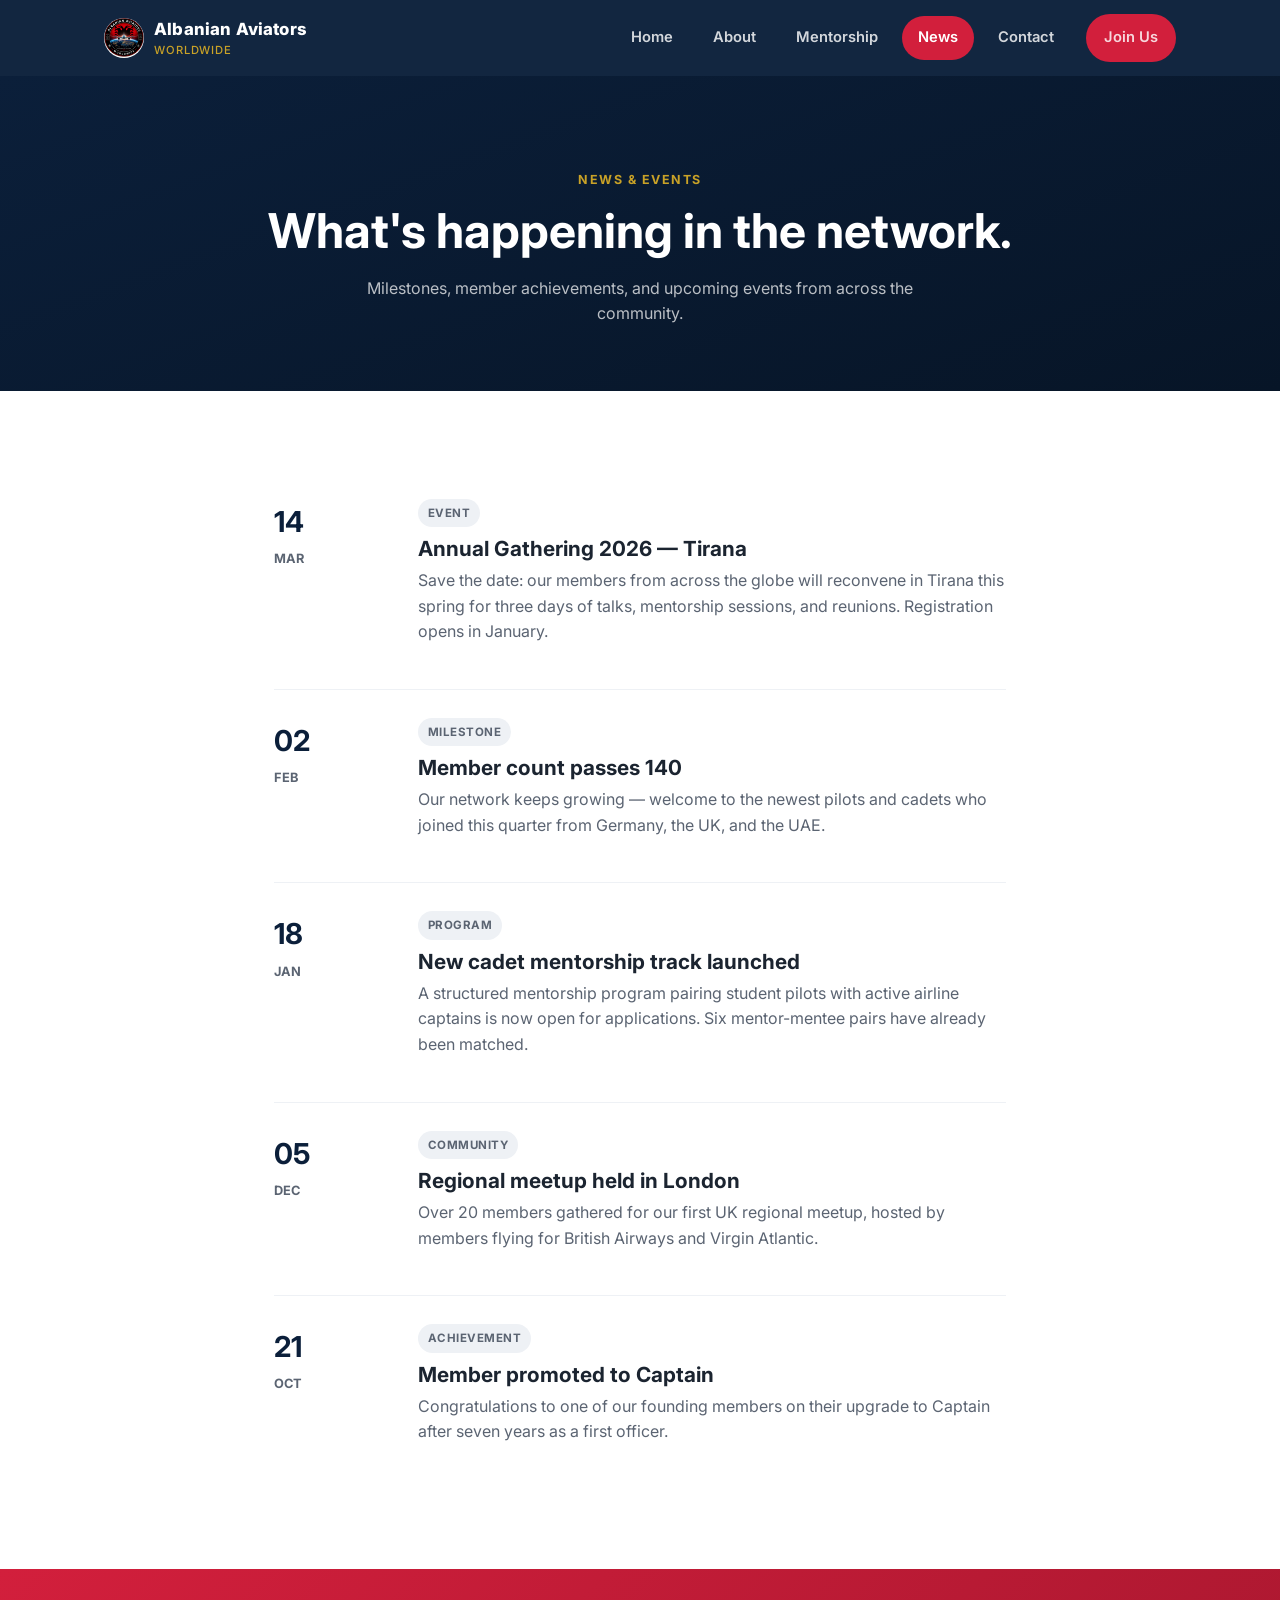
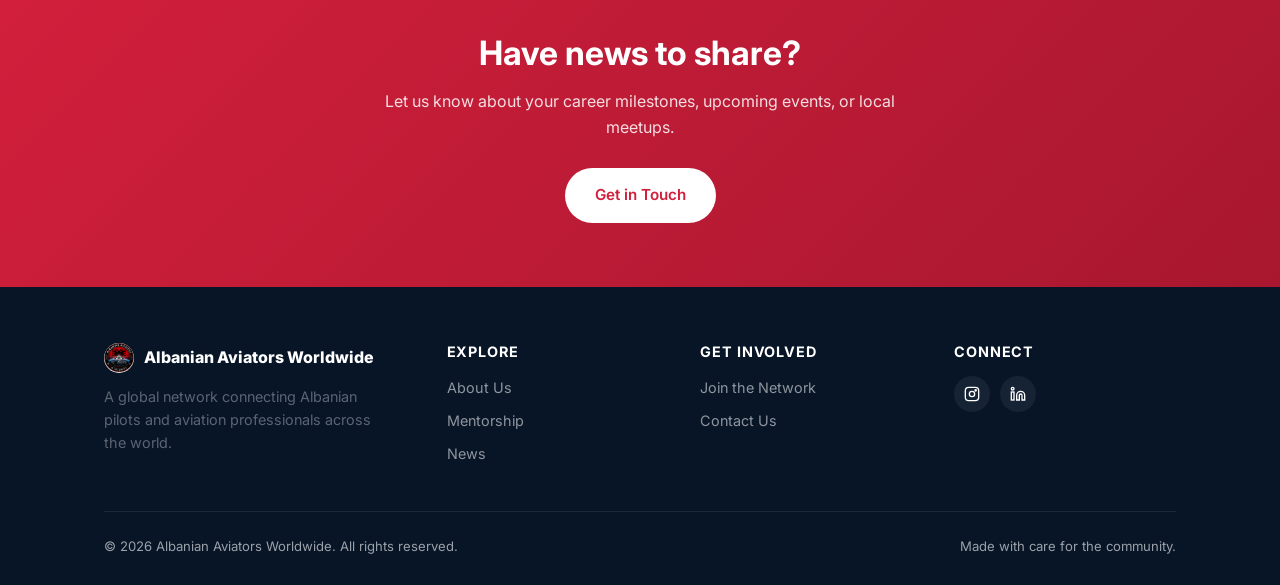
<file: news.html>
<!DOCTYPE html>
<html lang="en">
<head>
<meta charset="UTF-8">
<meta name="viewport" content="width=device-width, initial-scale=1.0">
<title>News — Albanian Aviators Worldwide</title>
<meta name="description" content="News, milestones, and events from Albanian Aviators Worldwide.">
<link rel="preconnect" href="https://fonts.googleapis.com">
<link href="https://fonts.googleapis.com/css2?family=Inter:wght@400;500;600;700;800&display=swap" rel="stylesheet">
<link rel="stylesheet" href="css/style.css">
<link rel="icon" type="image/png" href="images/logo.png">
</head>
<body>

<header class="site-header">
  <div class="container nav">
    <a href="index.html" class="brand">
      <img src="images/logo.png" alt="Albanian Aviators Worldwide logo" class="brand-logo">
      <span>Albanian Aviators<span class="brand-sub">Worldwide</span></span>
    </a>
    <nav class="nav-links">
      <a href="index.html">Home</a>
      <a href="about.html">About</a>
      <a href="mentorship.html">Mentorship</a>
      <a href="news.html" class="active">News</a>
      <a href="contact.html">Contact</a>
      <a href="contact.html" class="btn btn-primary nav-cta">Join Us</a>
    </nav>
    <button class="nav-toggle" aria-label="Toggle menu" aria-expanded="false">
      <span></span><span></span><span></span>
    </button>
  </div>
</header>

<section class="page-hero">
  <div class="container">
    <span class="eyebrow">News & Events</span>
    <h1>What's happening in the network.</h1>
    <p>Milestones, member achievements, and upcoming events from across the community.</p>
  </div>
</section>

<section>
  <div class="container" style="max-width: 780px;">

    <div class="news-item">
      <div class="news-date"><span class="day">14</span><span class="month">Mar</span></div>
      <div>
        <span class="tag">Event</span>
        <h3>Annual Gathering 2026 — Tirana</h3>
        <p>Save the date: our members from across the globe will reconvene in Tirana this spring for three days of talks, mentorship sessions, and reunions. Registration opens in January.</p>
      </div>
    </div>

    <div class="news-item">
      <div class="news-date"><span class="day">02</span><span class="month">Feb</span></div>
      <div>
        <span class="tag">Milestone</span>
        <h3>Member count passes 140</h3>
        <p>Our network keeps growing — welcome to the newest pilots and cadets who joined this quarter from Germany, the UK, and the UAE.</p>
      </div>
    </div>

    <div class="news-item">
      <div class="news-date"><span class="day">18</span><span class="month">Jan</span></div>
      <div>
        <span class="tag">Program</span>
        <h3>New cadet mentorship track launched</h3>
        <p>A structured mentorship program pairing student pilots with active airline captains is now open for applications. Six mentor-mentee pairs have already been matched.</p>
      </div>
    </div>

    <div class="news-item">
      <div class="news-date"><span class="day">05</span><span class="month">Dec</span></div>
      <div>
        <span class="tag">Community</span>
        <h3>Regional meetup held in London</h3>
        <p>Over 20 members gathered for our first UK regional meetup, hosted by members flying for British Airways and Virgin Atlantic.</p>
      </div>
    </div>

    <div class="news-item">
      <div class="news-date"><span class="day">21</span><span class="month">Oct</span></div>
      <div>
        <span class="tag">Achievement</span>
        <h3>Member promoted to Captain</h3>
        <p>Congratulations to one of our founding members on their upgrade to Captain after seven years as a first officer.</p>
      </div>
    </div>

  </div>
</section>

<section class="cta-band">
  <div class="container">
    <h2>Have news to share?</h2>
    <p>Let us know about your career milestones, upcoming events, or local meetups.</p>
    <a href="contact.html" class="btn" style="background: var(--white); color: var(--red);">Get in Touch</a>
  </div>
</section>

<footer class="site-footer">
  <div class="container">
    <div class="footer-top">
      <div>
        <div class="footer-brand">
          <img src="images/logo.png" alt="Albanian Aviators Worldwide logo" class="footer-logo">
          Albanian Aviators Worldwide
        </div>
        <p style="max-width: 280px; font-size: 0.9rem;">A global network connecting Albanian pilots and aviation professionals across the world.</p>
      </div>
      <div>
        <h4>Explore</h4>
        <a href="about.html">About Us</a>
        <a href="mentorship.html">Mentorship</a>
        <a href="news.html">News</a>
      </div>
      <div>
        <h4>Get Involved</h4>
        <a href="contact.html">Join the Network</a>
        <a href="contact.html">Contact Us</a>
      </div>
      <div>
        <h4>Connect</h4>
        <div class="social-links">
          <a href="#" aria-label="Instagram">
            <svg width="16" height="16" viewBox="0 0 24 24" fill="none" stroke="white" stroke-width="2"><rect x="2" y="2" width="20" height="20" rx="5"/><circle cx="12" cy="12" r="4"/><circle cx="17.5" cy="6.5" r="1"/></svg>
          </a>
          <a href="#" aria-label="LinkedIn">
            <svg width="16" height="16" viewBox="0 0 24 24" fill="none" stroke="white" stroke-width="2"><path d="M16 8a6 6 0 0 1 6 6v7h-4v-7a2 2 0 0 0-2-2 2 2 0 0 0-2 2v7h-4v-7a6 6 0 0 1 6-6z"/><rect x="2" y="9" width="4" height="12"/><circle cx="4" cy="4" r="2"/></svg>
          </a>
        </div>
      </div>
    </div>
    <div class="footer-bottom">
      <span>&copy; 2026 Albanian Aviators Worldwide. All rights reserved.</span>
      <span>Made with care for the community.</span>
    </div>
  </div>
</footer>

<script src="js/main.js"></script>
</body>
</html>
</file>
<file: css/style.css>
/* ===== Design tokens ===== */
:root {
  --navy: #0b1f3a;
  --navy-dark: #071527;
  --navy-light: #143261;
  --red: #d21f3c;
  --red-dark: #a8172f;
  --gold: #c9a227;
  --white: #ffffff;
  --gray-50: #f7f8fa;
  --gray-100: #eef1f5;
  --gray-300: #cfd6e0;
  --gray-600: #5b6472;
  --text: #1b2430;
  --radius: 10px;
  --shadow: 0 6px 24px rgba(11, 31, 58, 0.08);
  --shadow-lg: 0 16px 48px rgba(11, 31, 58, 0.16);
  --max-width: 1120px;
  --font: "Inter", -apple-system, BlinkMacSystemFont, "Segoe UI", sans-serif;
}

* { box-sizing: border-box; }
html { scroll-behavior: smooth; }

body {
  margin: 0;
  font-family: var(--font);
  color: var(--text);
  background: var(--white);
  line-height: 1.6;
  -webkit-font-smoothing: antialiased;
}

img { max-width: 100%; display: block; }
a { color: inherit; text-decoration: none; }
ul { list-style: none; margin: 0; padding: 0; }

.container {
  max-width: var(--max-width);
  margin: 0 auto;
  padding: 0 24px;
}

section { padding: 80px 0; }
@media (max-width: 640px) { section { padding: 56px 0; } }

h1, h2, h3, h4 { margin: 0 0 16px; font-weight: 700; line-height: 1.2; }
h1 { font-size: 3rem; }
h2 { font-size: 2.1rem; }
h3 { font-size: 1.3rem; }
p { margin: 0 0 16px; color: var(--gray-600); }

.eyebrow {
  display: inline-block;
  font-size: 0.78rem;
  font-weight: 700;
  letter-spacing: 0.12em;
  text-transform: uppercase;
  color: var(--red);
  margin-bottom: 12px;
}

.section-head { max-width: 640px; margin: 0 auto 48px; text-align: center; }
.section-head p { margin: 0; }

/* ===== Buttons ===== */
.btn {
  display: inline-flex;
  align-items: center;
  gap: 8px;
  padding: 13px 28px;
  border-radius: 100px;
  font-weight: 600;
  font-size: 0.95rem;
  border: 2px solid transparent;
  cursor: pointer;
  transition: transform 0.15s ease, box-shadow 0.15s ease, background 0.15s ease;
}
.btn:hover { transform: translateY(-2px); }
.btn-primary { background: var(--red); color: var(--white); }
.btn-primary:hover { background: var(--red-dark); box-shadow: 0 10px 24px rgba(210, 31, 60, 0.35); }
.btn-outline { background: transparent; color: var(--white); border-color: rgba(255,255,255,0.5); }
.btn-outline:hover { background: rgba(255,255,255,0.12); }
.btn-dark { background: var(--navy); color: var(--white); }
.btn-dark:hover { background: var(--navy-light); box-shadow: 0 10px 24px rgba(11,31,58,0.25); }

/* ===== Header ===== */
.site-header {
  position: sticky;
  top: 0;
  z-index: 100;
  background: rgba(11, 31, 58, 0.97);
  backdrop-filter: blur(6px);
}
.nav {
  display: flex;
  align-items: center;
  justify-content: space-between;
  height: 76px;
}
.brand {
  display: flex;
  align-items: center;
  gap: 10px;
  color: var(--white);
  font-weight: 800;
  font-size: 1.05rem;
  letter-spacing: 0.01em;
}
.brand svg { flex-shrink: 0; }
.brand-logo { width: 40px; height: 40px; border-radius: 50%; object-fit: cover; flex-shrink: 0; }
.footer-logo { width: 30px; height: 30px; border-radius: 50%; object-fit: cover; flex-shrink: 0; }
.brand .brand-sub { display: block; font-weight: 500; font-size: 0.7rem; color: var(--gold); letter-spacing: 0.08em; text-transform: uppercase; }

.nav-links {
  display: flex;
  align-items: center;
  gap: 8px;
}
.nav-links a {
  color: rgba(255,255,255,0.82);
  font-weight: 600;
  font-size: 0.92rem;
  padding: 10px 16px;
  border-radius: 100px;
  transition: background 0.15s ease, color 0.15s ease;
}
.nav-links a:hover { background: rgba(255,255,255,0.08); color: var(--white); }
.nav-links a.active { background: var(--red); color: var(--white); }
.nav-cta { margin-left: 8px; }

.nav-toggle {
  display: none;
  flex-direction: column;
  gap: 5px;
  background: none;
  border: none;
  cursor: pointer;
  padding: 8px;
}
.nav-toggle span { width: 24px; height: 2px; background: var(--white); border-radius: 2px; }

@media (max-width: 860px) {
  .nav-toggle { display: flex; }
  .nav-links {
    position: absolute;
    top: 76px;
    left: 0;
    right: 0;
    background: var(--navy-dark);
    flex-direction: column;
    align-items: stretch;
    padding: 12px;
    gap: 4px;
    display: none;
  }
  .nav-links.open { display: flex; }
  .nav-links a { padding: 14px 16px; }
  .nav-cta { margin-left: 0; margin-top: 8px; }
}

/* ===== Hero banner (full-width image) ===== */
.hero-banner { line-height: 0; padding: 0; }
.hero-banner img { width: 100%; height: auto; display: block; }

/* ===== Hero ===== */
.hero {
  background:
    radial-gradient(circle at 15% 20%, rgba(210,31,60,0.25), transparent 40%),
    linear-gradient(160deg, var(--navy) 0%, var(--navy-dark) 100%);
  color: var(--white);
  padding: 120px 0 100px;
  position: relative;
  overflow: hidden;
}
.hero::after {
  content: "";
  position: absolute;
  right: -120px;
  top: 40%;
  width: 480px;
  height: 480px;
  border: 1px solid rgba(255,255,255,0.08);
  border-radius: 50%;
  transform: translateY(-50%);
}
.hero-inner { max-width: 680px; position: relative; z-index: 1; }
.hero h1 { font-size: 3.2rem; }
.hero p.lead { color: rgba(255,255,255,0.75); font-size: 1.15rem; max-width: 560px; }
.hero-actions { display: flex; gap: 14px; margin-top: 32px; flex-wrap: wrap; }

.page-hero {
  background: linear-gradient(160deg, var(--navy) 0%, var(--navy-dark) 100%);
  color: var(--white);
  padding: 90px 0 64px;
  text-align: center;
}
.page-hero .eyebrow { color: var(--gold); }
.page-hero p { color: rgba(255,255,255,0.72); max-width: 620px; margin: 0 auto; }

/* ===== Stats ===== */
.stats {
  display: grid;
  grid-template-columns: repeat(4, 1fr);
  gap: 24px;
  margin-top: 56px;
  position: relative;
  z-index: 1;
}
.stat-item { text-align: left; }
.stat-num { font-size: 2.2rem; font-weight: 800; color: var(--white); }
.stat-label { font-size: 0.85rem; color: rgba(255,255,255,0.6); text-transform: uppercase; letter-spacing: 0.06em; }
@media (max-width: 760px) { .stats { grid-template-columns: repeat(2, 1fr); } }

/* ===== Cards / grids ===== */
.grid-3 { display: grid; grid-template-columns: repeat(3, 1fr); gap: 28px; }
.grid-2 { display: grid; grid-template-columns: repeat(2, 1fr); gap: 28px; }
@media (max-width: 860px) { .grid-3, .grid-2 { grid-template-columns: 1fr; } }

.card {
  background: var(--white);
  border: 1px solid var(--gray-100);
  border-radius: var(--radius);
  padding: 32px;
  box-shadow: var(--shadow);
  transition: transform 0.18s ease, box-shadow 0.18s ease;
}
.card:hover { transform: translateY(-4px); box-shadow: var(--shadow-lg); }
.card .icon {
  width: 48px; height: 48px;
  border-radius: 12px;
  background: rgba(210,31,60,0.1);
  color: var(--red);
  display: flex; align-items: center; justify-content: center;
  margin-bottom: 18px;
}
.card h3 { margin-bottom: 8px; }
.card p { margin-bottom: 0; }

/* ===== Section variants ===== */
.section-alt { background: var(--gray-50); }
.section-navy { background: var(--navy); color: var(--white); }
.section-navy p { color: rgba(255,255,255,0.7); }
.section-navy .section-head h2 { color: var(--white); }

.tag {
  font-size: 0.72rem;
  font-weight: 700;
  text-transform: uppercase;
  letter-spacing: 0.04em;
  padding: 5px 10px;
  border-radius: 100px;
  background: var(--gray-100);
  color: var(--gray-600);
}


/* ===== News ===== */
.news-item {
  display: grid;
  grid-template-columns: 120px 1fr;
  gap: 24px;
  padding: 28px 0;
  border-bottom: 1px solid var(--gray-100);
}
.news-item:last-child { border-bottom: none; }
.news-date {
  font-weight: 700;
  color: var(--navy);
}
.news-date .day { font-size: 1.8rem; display: block; }
.news-date .month { font-size: 0.8rem; text-transform: uppercase; color: var(--gray-600); }
.news-item h3 { margin-bottom: 6px; }
.news-item .tag { margin-bottom: 10px; display: inline-block; }
@media (max-width: 560px) { .news-item { grid-template-columns: 1fr; gap: 8px; } }

/* ===== Timeline (about) ===== */
.timeline { border-left: 2px solid var(--gray-300); padding-left: 28px; margin-left: 6px; }
.timeline-item { position: relative; margin-bottom: 36px; }
.timeline-item::before {
  content: "";
  position: absolute;
  left: -34px;
  top: 4px;
  width: 12px; height: 12px;
  border-radius: 50%;
  background: var(--red);
  border: 3px solid var(--white);
  box-shadow: 0 0 0 2px var(--red);
}
.timeline-item .year { color: var(--red); font-weight: 700; font-size: 0.85rem; text-transform: uppercase; letter-spacing: 0.05em; }

/* ===== Values ===== */
.values-grid { display: grid; grid-template-columns: repeat(2, 1fr); gap: 20px; }
@media (max-width: 640px) { .values-grid { grid-template-columns: 1fr; } }

/* ===== Contact ===== */
.contact-wrap { display: grid; grid-template-columns: 1fr 1fr; gap: 48px; align-items: start; }
@media (max-width: 860px) { .contact-wrap { grid-template-columns: 1fr; } }
.form-group { margin-bottom: 20px; }
.form-group label { display: block; font-weight: 600; font-size: 0.88rem; margin-bottom: 6px; }
.form-group input,
.form-group select,
.form-group textarea {
  width: 100%;
  padding: 12px 14px;
  border: 1.5px solid var(--gray-300);
  border-radius: 8px;
  font-family: var(--font);
  font-size: 0.95rem;
  color: var(--text);
  background: var(--white);
}
.form-group textarea { min-height: 130px; resize: vertical; }
.form-group input:focus,
.form-group select:focus,
.form-group textarea:focus { outline: none; border-color: var(--red); }
.form-note { font-size: 0.82rem; color: var(--gray-600); margin-top: 10px; }

.contact-info-item { display: flex; gap: 16px; margin-bottom: 28px; }
.contact-info-item .icon {
  width: 44px; height: 44px; flex-shrink: 0;
  border-radius: 10px;
  background: rgba(210,31,60,0.1);
  color: var(--red);
  display: flex; align-items: center; justify-content: center;
}
.contact-info-item h3 { font-size: 1rem; margin-bottom: 4px; }
.contact-info-item p { margin: 0; }

/* ===== CTA band ===== */
.cta-band {
  background: linear-gradient(135deg, var(--red), var(--red-dark));
  color: var(--white);
  padding: 64px 0;
  text-align: center;
}
.cta-band h2 { color: var(--white); }
.cta-band p { color: rgba(255,255,255,0.85); max-width: 560px; margin: 0 auto 28px; }

/* ===== Footer ===== */
.site-footer {
  background: var(--navy-dark);
  color: rgba(255,255,255,0.6);
  padding: 56px 0 28px;
}
.footer-top {
  display: grid;
  grid-template-columns: 1.4fr 1fr 1fr 1fr;
  gap: 32px;
  padding-bottom: 36px;
  border-bottom: 1px solid rgba(255,255,255,0.08);
}
@media (max-width: 760px) { .footer-top { grid-template-columns: 1fr 1fr; } }
.footer-top h4 { color: var(--white); font-size: 0.9rem; text-transform: uppercase; letter-spacing: 0.06em; margin-bottom: 16px; }
.footer-top a { display: block; color: rgba(255,255,255,0.55); font-size: 0.9rem; margin-bottom: 10px; transition: color 0.15s ease; }
.footer-top a:hover { color: var(--white); }
.footer-brand { display: flex; align-items: center; gap: 10px; color: var(--white); font-weight: 800; margin-bottom: 12px; }
.footer-bottom {
  display: flex;
  justify-content: space-between;
  align-items: center;
  padding-top: 24px;
  font-size: 0.82rem;
  flex-wrap: wrap;
  gap: 12px;
}
.social-links { display: flex; gap: 10px; }
.social-links a {
  width: 36px; height: 36px;
  border-radius: 50%;
  background: rgba(255,255,255,0.06);
  display: flex; align-items: center; justify-content: center;
  transition: background 0.15s ease;
}
.social-links a:hover { background: var(--red); }
</file>
